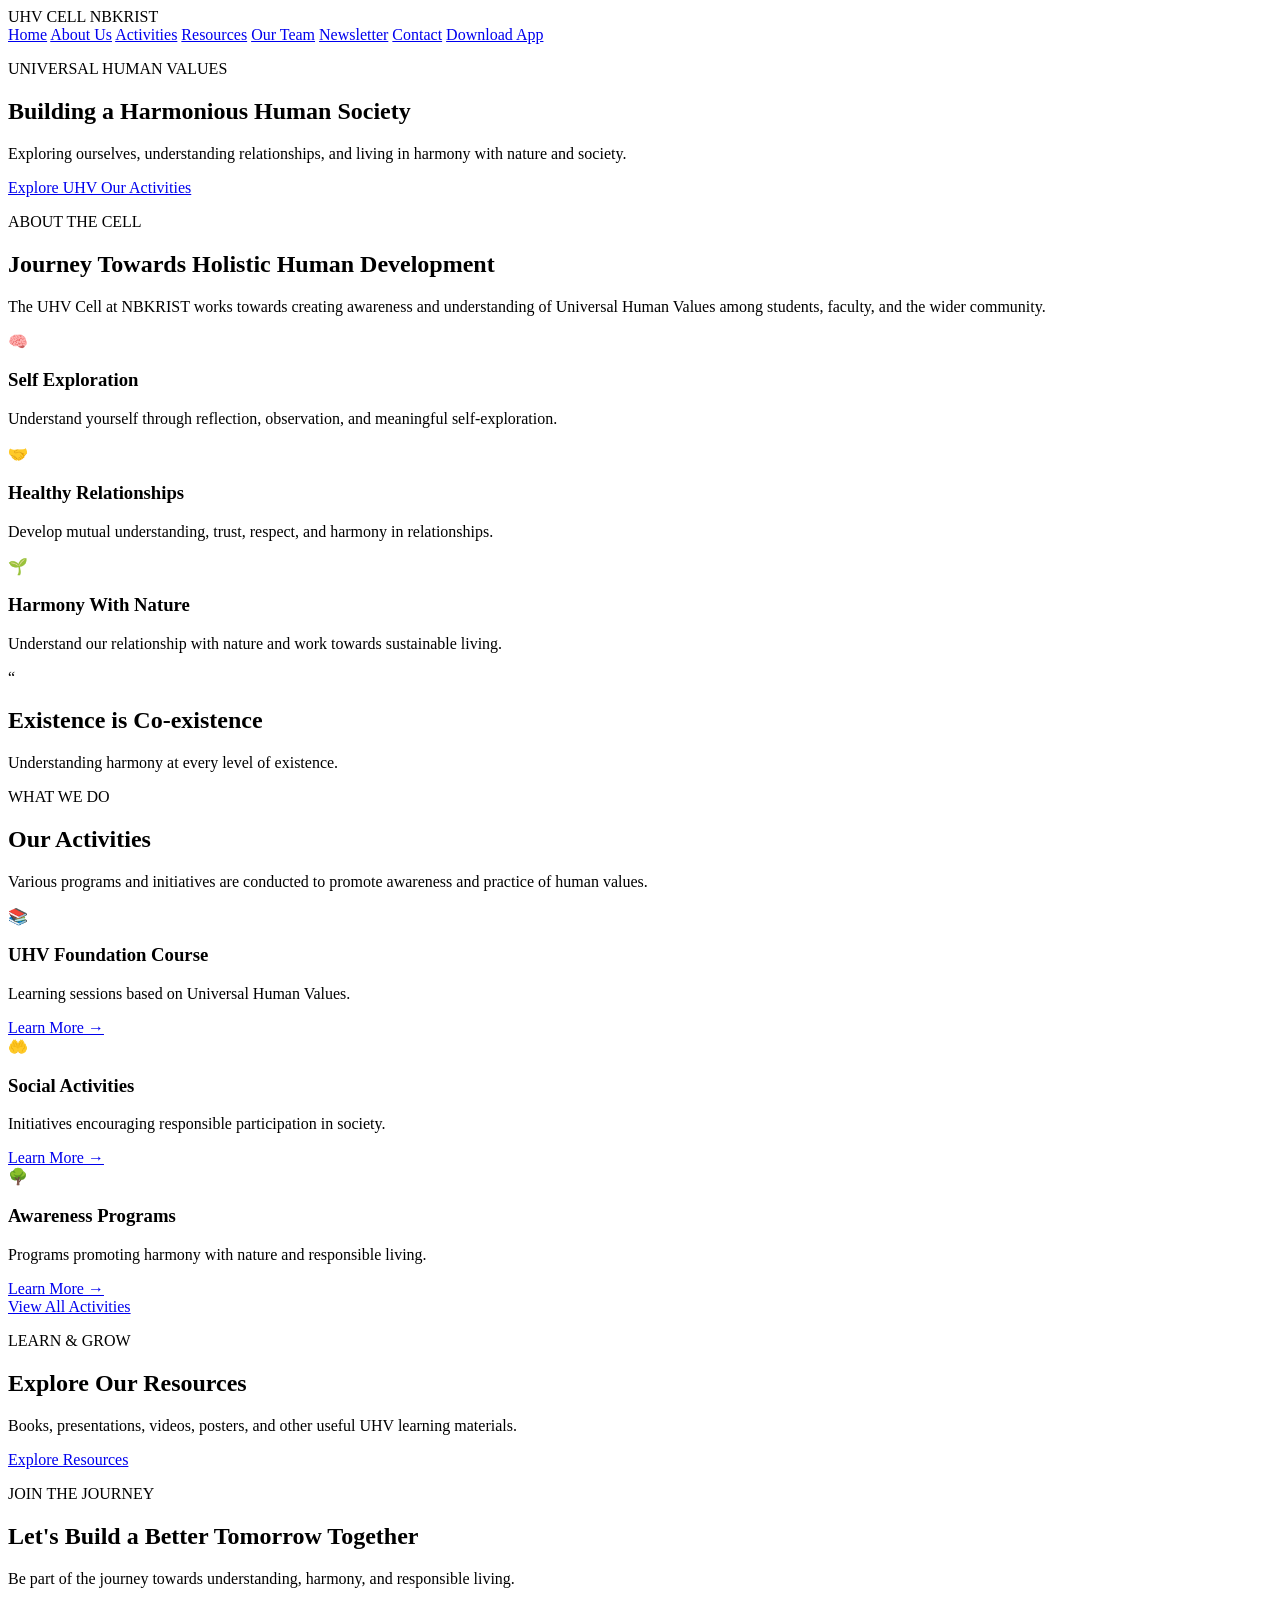
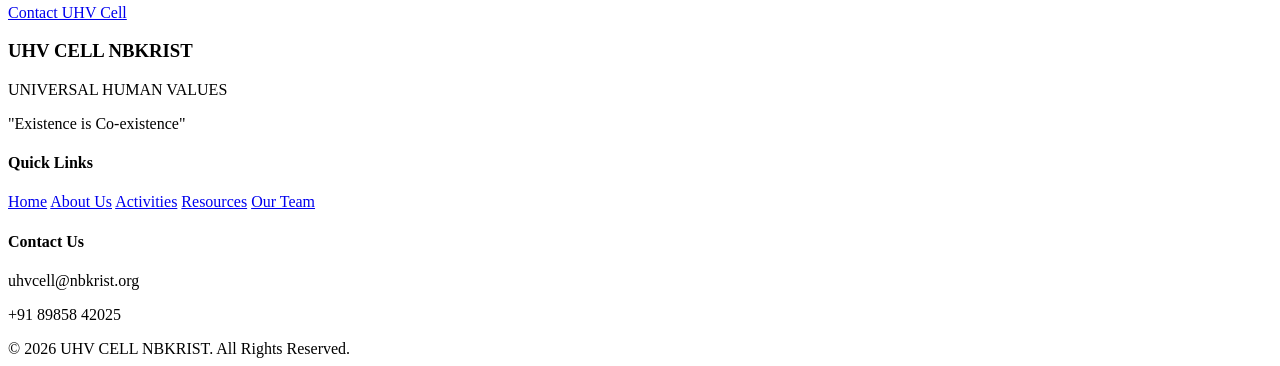
<file: index.html>
<!DOCTYPE html>
<html lang="en">
<head>
    <meta charset="UTF-8">
    <meta name="viewport" content="width=device-width, initial-scale=1.0">

    <title>UHV CELL | NBKRIST</title>

    <link rel="stylesheet" href="css/style.css">
</head>

<body>

<header class="navbar">

    <div class="logo">
        UHV CELL
        <span>NBKRIST</span>
    </div>

    <nav>
        <a href="index.html">Home</a>
        <a href="about.html">About Us</a>
        <a href="activities.html">Activities</a>
        <a href="resources.html">Resources</a>
        <a href="team.html">Our Team</a>
        <a href="newsletter.html">Newsletter</a>
        <a href="contact.html">Contact</a>
        <a href="app.html" class="download-btn">
            Download App
        </a>
    </nav>

</header>


<section class="hero">

    <div class="hero-content">

        <p class="small-title">
            UNIVERSAL HUMAN VALUES
        </p>

        <h1>
            Building a
            <span>Harmonious</span>
            Human Society
        </h1>

        <p>
            Exploring ourselves, understanding relationships,
            and living in harmony with nature and society.
        </p>

        <div class="buttons">

            <a href="about.html" class="btn">
                Explore UHV
            </a>

            <a href="activities.html"
               class="btn outline">
                Our Activities
            </a>

        </div>

    </div>

</section>


<section class="about">

    <p class="small-title">
        ABOUT THE CELL
    </p>

    <h2>
        Journey Towards
        <span>Holistic Human Development</span>
    </h2>

    <p class="description">

        The UHV Cell at NBKRIST works towards creating
        awareness and understanding of Universal Human Values
        among students, faculty, and the wider community.

    </p>


    <div class="cards">

        <div class="card">

            <div class="icon">
                🧠
            </div>

            <h3>
                Self Exploration
            </h3>

            <p>
                Understand yourself through reflection,
                observation, and meaningful self-exploration.
            </p>

        </div>


        <div class="card">

            <div class="icon">
                🤝
            </div>

            <h3>
                Healthy Relationships
            </h3>

            <p>
                Develop mutual understanding, trust,
                respect, and harmony in relationships.
            </p>

        </div>


        <div class="card">

            <div class="icon">
                🌱
            </div>

            <h3>
                Harmony With Nature
            </h3>

            <p>
                Understand our relationship with nature
                and work towards sustainable living.
            </p>

        </div>

    </div>

</section>


<section class="quote">

    <div class="quote-symbol">
        “
    </div>

    <h2>
        Existence is Co-existence
    </h2>

    <p>
        Understanding harmony at every level of existence.
    </p>

</section>


<section class="activities">

    <p class="small-title">
        WHAT WE DO
    </p>

    <h2>
        Our <span>Activities</span>
    </h2>

    <p class="description">

        Various programs and initiatives are conducted
        to promote awareness and practice of human values.

    </p>


    <div class="activity-cards">

        <div class="activity">

            <div class="activity-icon">
                📚
            </div>

            <h3>
                UHV Foundation Course
            </h3>

            <p>
                Learning sessions based on Universal
                Human Values.
            </p>

            <a href="activities.html">
                Learn More →
            </a>

        </div>


        <div class="activity">

            <div class="activity-icon">
                🤲
            </div>

            <h3>
                Social Activities
            </h3>

            <p>
                Initiatives encouraging responsible
                participation in society.
            </p>

            <a href="activities.html">
                Learn More →
            </a>

        </div>


        <div class="activity">

            <div class="activity-icon">
                🌳
            </div>

            <h3>
                Awareness Programs
            </h3>

            <p>
                Programs promoting harmony with nature
                and responsible living.
            </p>

            <a href="activities.html">
                Learn More →
            </a>

        </div>

    </div>


    <a href="activities.html"
       class="main-btn">

        View All Activities

    </a>

</section>


<section class="resources">

    <div>

        <p class="small-title">
            LEARN & GROW
        </p>

        <h2>
            Explore Our
            <span>Resources</span>
        </h2>

        <p>
            Books, presentations, videos, posters,
            and other useful UHV learning materials.
        </p>

    </div>

    <a href="resources.html"
       class="white-btn">

        Explore Resources

    </a>

</section>


<section class="cta">

    <p class="small-title">
        JOIN THE JOURNEY
    </p>

    <h2>
        Let's Build a Better Tomorrow Together
    </h2>

    <p>
        Be part of the journey towards understanding,
        harmony, and responsible living.
    </p>

    <a href="contact.html"
       class="white-btn">

        Contact UHV Cell

    </a>

</section>


<footer>

    <div class="footer-content">

        <div>

            <h3>
                UHV CELL NBKRIST
            </h3>

            <p>
                UNIVERSAL HUMAN VALUES
            </p>

            <p>
                "Existence is Co-existence"
            </p>

        </div>


        <div>

            <h4>
                Quick Links
            </h4>

            <a href="index.html">Home</a>
            <a href="about.html">About Us</a>
            <a href="activities.html">Activities</a>
            <a href="resources.html">Resources</a>
            <a href="team.html">Our Team</a>

        </div>


        <div>

            <h4>
                Contact Us
            </h4>

            <p>
                uhvcell@nbkrist.org
            </p>

            <p>
                +91 89858 42025
            </p>

        </div>

    </div>


    <div class="copyright">

        © <span id="year"></span>
        UHV CELL NBKRIST.
        All Rights Reserved.

    </div>

</footer>


<script src="js/script.js"></script>

</body>
</html>
</file>
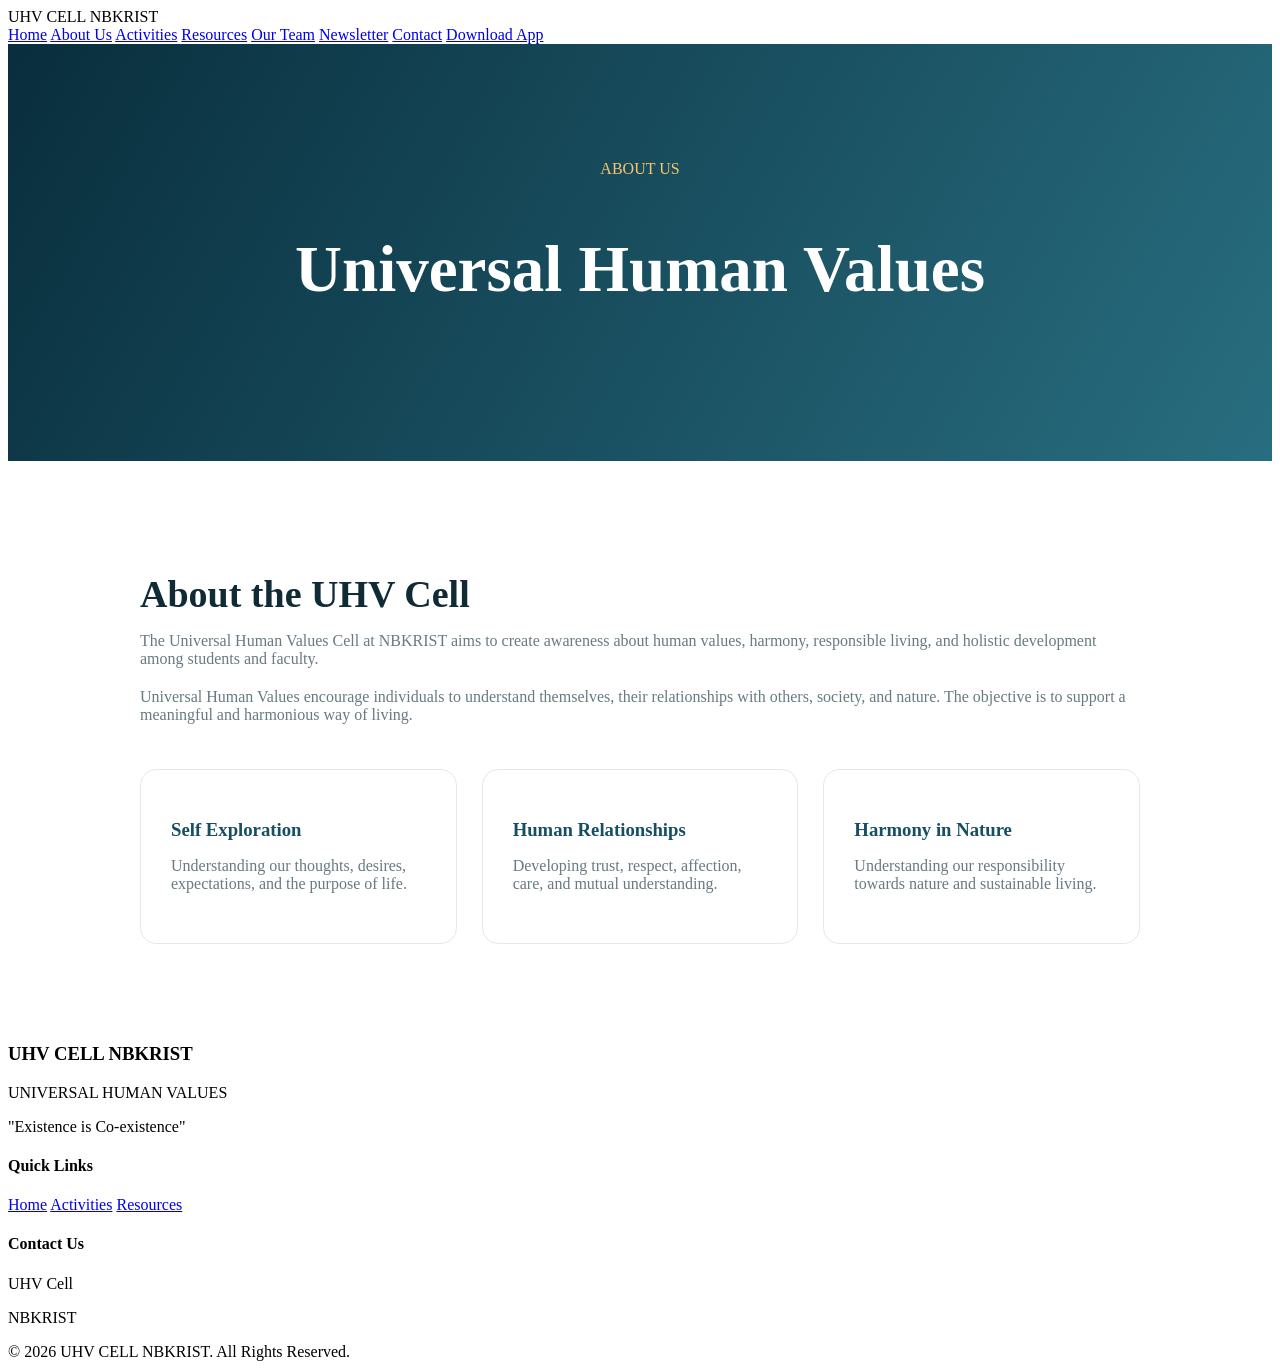
<file: about.html>
<!DOCTYPE html>
<html lang="en">
<head>
    <meta charset="UTF-8">
    <meta name="viewport" content="width=device-width, initial-scale=1.0">
    <title>About Us | UHV CELL NBKRIST</title>
    <link rel="stylesheet" href="css/style.css">

    <style>
        .page-header {
            padding: 100px 7%;
            text-align: center;
            color: white;
            background: linear-gradient(120deg, #092e3d, #286e80);
        }

        .page-header h1 {
            font-family: Georgia, serif;
            font-size: clamp(42px, 6vw, 65px);
        }

        .content-section {
            max-width: 1000px;
            margin: auto;
            padding: 80px 20px;
        }

        .content-section h2 {
            font-family: Georgia, serif;
            color: #102a36;
            font-size: 38px;
            margin-bottom: 15px;
        }

        .content-section p {
            margin-bottom: 20px;
            color: #687a82;
        }

        .info-grid {
            display: grid;
            grid-template-columns: repeat(3, 1fr);
            gap: 25px;
            margin-top: 45px;
        }

        .info-box {
            padding: 30px;
            border: 1px solid #e1eaed;
            border-radius: 16px;
            background: #fff;
        }

        .info-box h3 {
            color: #164e63;
            margin-bottom: 10px;
        }

        @media(max-width:700px) {
            .info-grid {
                grid-template-columns: 1fr;
            }
        }
    </style>
</head>

<body>

<header class="navbar">
    <div class="logo">
        UHV CELL
        <span>NBKRIST</span>
    </div>

    <nav>
        <a href="index.html">Home</a>
        <a href="about.html">About Us</a>
        <a href="activities.html">Activities</a>
        <a href="resources.html">Resources</a>
        <a href="team.html">Our Team</a>
        <a href="newsletter.html">Newsletter</a>
        <a href="contact.html">Contact</a>
        <a href="app.html" class="download-btn">Download App</a>
    </nav>
</header>

<section class="page-header">
    <p class="small-title" style="color:#f7c66d;">ABOUT US</p>
    <h1>Universal Human Values</h1>
</section>

<section class="content-section">

    <h2>About the UHV Cell</h2>

    <p>
        The Universal Human Values Cell at NBKRIST aims to create
        awareness about human values, harmony, responsible living,
        and holistic development among students and faculty.
    </p>

    <p>
        Universal Human Values encourage individuals to understand
        themselves, their relationships with others, society, and
        nature. The objective is to support a meaningful and
        harmonious way of living.
    </p>

    <div class="info-grid">

        <div class="info-box">
            <h3>Self Exploration</h3>
            <p>
                Understanding our thoughts, desires, expectations,
                and the purpose of life.
            </p>
        </div>

        <div class="info-box">
            <h3>Human Relationships</h3>
            <p>
                Developing trust, respect, affection, care,
                and mutual understanding.
            </p>
        </div>

        <div class="info-box">
            <h3>Harmony in Nature</h3>
            <p>
                Understanding our responsibility towards nature
                and sustainable living.
            </p>
        </div>

    </div>

</section>

<footer>

    <div class="footer-content">

        <div>
            <h3>UHV CELL NBKRIST</h3>
            <p>UNIVERSAL HUMAN VALUES</p>
            <p>"Existence is Co-existence"</p>
        </div>

        <div>
            <h4>Quick Links</h4>
            <a href="index.html">Home</a>
            <a href="activities.html">Activities</a>
            <a href="resources.html">Resources</a>
        </div>

        <div>
            <h4>Contact Us</h4>
            <p>UHV Cell</p>
            <p>NBKRIST</p>
        </div>

    </div>

    <div class="copyright">
        © <span id="year"></span> UHV CELL NBKRIST. All Rights Reserved.
    </div>

</footer>

<script src="js/script.js"></script>

</body>
</html>
</file>
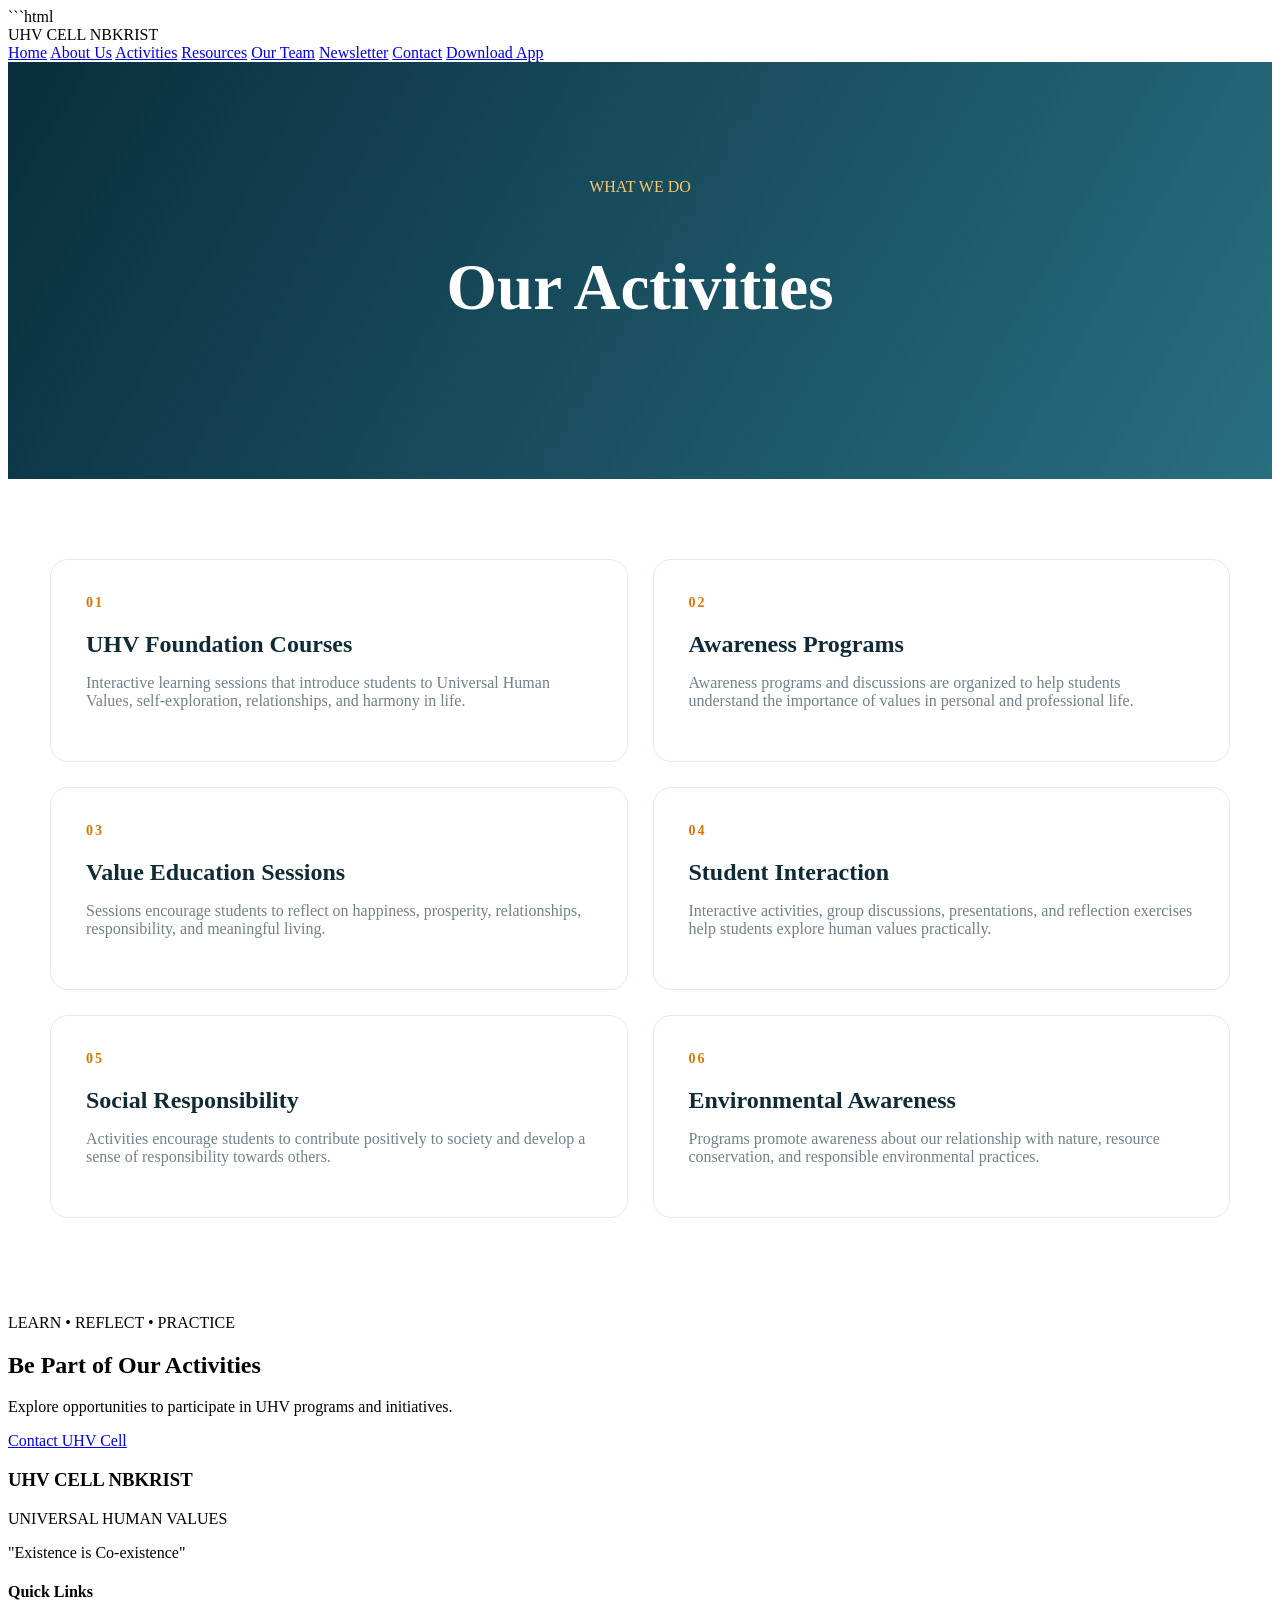
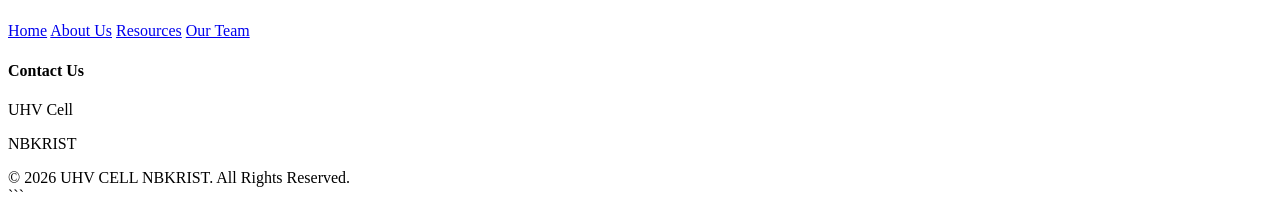
<file: activities.html>
```html
<!DOCTYPE html>
<html lang="en">
<head>
    <meta charset="UTF-8">
    <meta name="viewport" content="width=device-width, initial-scale=1.0">
    <title>Activities | UHV CELL NBKRIST</title>

    <link rel="stylesheet" href="css/style.css">

    <style>
        .page-header {
            padding: 100px 7%;
            text-align: center;
            color: white;
            background: linear-gradient(120deg, #092e3d, #286e80);
        }

        .page-header h1 {
            font-family: Georgia, serif;
            font-size: clamp(42px, 6vw, 65px);
        }

        .activity-page {
            max-width: 1180px;
            margin: auto;
            padding: 80px 20px;
        }

        .activity-list {
            display: grid;
            grid-template-columns: repeat(2, 1fr);
            gap: 25px;
        }

        .activity-item {
            padding: 35px;
            border: 1px solid #e1eaed;
            border-radius: 18px;
            background: white;
            transition: .3s;
        }

        .activity-item:hover {
            transform: translateY(-6px);
            box-shadow: 0 18px 40px rgba(16,42,54,.10);
        }

        .activity-number {
            font-size: 14px;
            font-weight: 800;
            color: #d97706;
            letter-spacing: 2px;
            margin-bottom: 12px;
        }

        .activity-item h2 {
            font-family: Georgia, serif;
            color: #102a36;
            margin-bottom: 12px;
        }

        .activity-item p {
            color: #718189;
        }

        @media(max-width:700px) {
            .activity-list {
                grid-template-columns: 1fr;
            }
        }
    </style>
</head>

<body>

<header class="navbar">

    <div class="logo">
        UHV CELL
        <span>NBKRIST</span>
    </div>

    <nav>
        <a href="index.html">Home</a>
        <a href="about.html">About Us</a>
        <a href="activities.html">Activities</a>
        <a href="resources.html">Resources</a>
        <a href="team.html">Our Team</a>
        <a href="newsletter.html">Newsletter</a>
        <a href="contact.html">Contact</a>
        <a href="app.html" class="download-btn">Download App</a>
    </nav>

</header>


<section class="page-header">

    <p class="small-title" style="color:#f7c66d;">
        WHAT WE DO
    </p>

    <h1>Our Activities</h1>

</section>


<section class="activity-page">

    <div class="activity-list">

        <div class="activity-item">

            <div class="activity-number">
                01
            </div>

            <h2>
                UHV Foundation Courses
            </h2>

            <p>
                Interactive learning sessions that introduce
                students to Universal Human Values, self-exploration,
                relationships, and harmony in life.
            </p>

        </div>


        <div class="activity-item">

            <div class="activity-number">
                02
            </div>

            <h2>
                Awareness Programs
            </h2>

            <p>
                Awareness programs and discussions are organized
                to help students understand the importance of
                values in personal and professional life.
            </p>

        </div>


        <div class="activity-item">

            <div class="activity-number">
                03
            </div>

            <h2>
                Value Education Sessions
            </h2>

            <p>
                Sessions encourage students to reflect on
                happiness, prosperity, relationships,
                responsibility, and meaningful living.
            </p>

        </div>


        <div class="activity-item">

            <div class="activity-number">
                04
            </div>

            <h2>
                Student Interaction
            </h2>

            <p>
                Interactive activities, group discussions,
                presentations, and reflection exercises help
                students explore human values practically.
            </p>

        </div>


        <div class="activity-item">

            <div class="activity-number">
                05
            </div>

            <h2>
                Social Responsibility
            </h2>

            <p>
                Activities encourage students to contribute
                positively to society and develop a sense of
                responsibility towards others.
            </p>

        </div>


        <div class="activity-item">

            <div class="activity-number">
                06
            </div>

            <h2>
                Environmental Awareness
            </h2>

            <p>
                Programs promote awareness about our relationship
                with nature, resource conservation, and
                responsible environmental practices.
            </p>

        </div>

    </div>

</section>


<section class="cta">

    <p class="small-title">
        LEARN • REFLECT • PRACTICE
    </p>

    <h2>
        Be Part of Our Activities
    </h2>

    <p>
        Explore opportunities to participate in UHV
        programs and initiatives.
    </p>

    <a href="contact.html" class="white-btn">
        Contact UHV Cell
    </a>

</section>


<footer>

    <div class="footer-content">

        <div>
            <h3>UHV CELL NBKRIST</h3>
            <p>UNIVERSAL HUMAN VALUES</p>
            <p>"Existence is Co-existence"</p>
        </div>

        <div>
            <h4>Quick Links</h4>
            <a href="index.html">Home</a>
            <a href="about.html">About Us</a>
            <a href="resources.html">Resources</a>
            <a href="team.html">Our Team</a>
        </div>

        <div>
            <h4>Contact Us</h4>
            <p>UHV Cell</p>
            <p>NBKRIST</p>
        </div>

    </div>

    <div class="copyright">
        © <span id="year"></span>
        UHV CELL NBKRIST.
        All Rights Reserved.
    </div>

</footer>


<script src="js/script.js"></script>

</body>
</html>
```
</file>
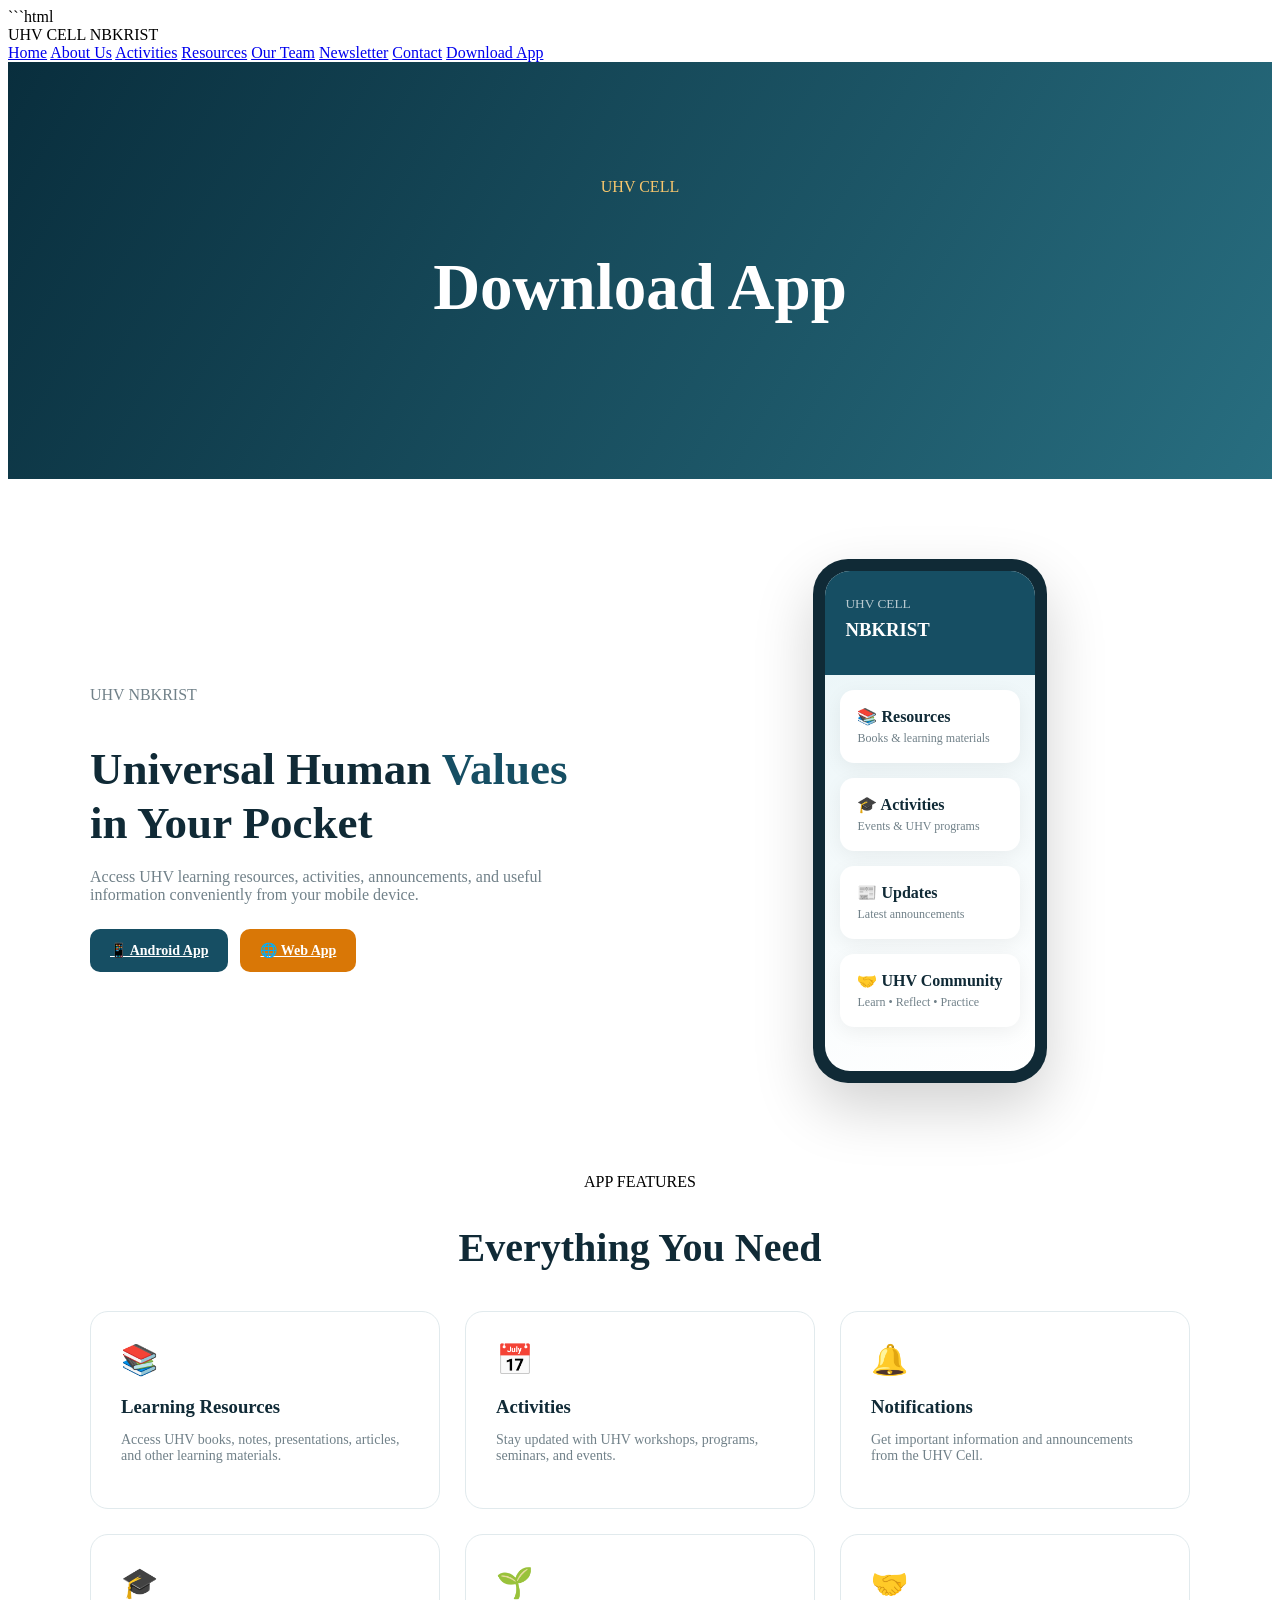
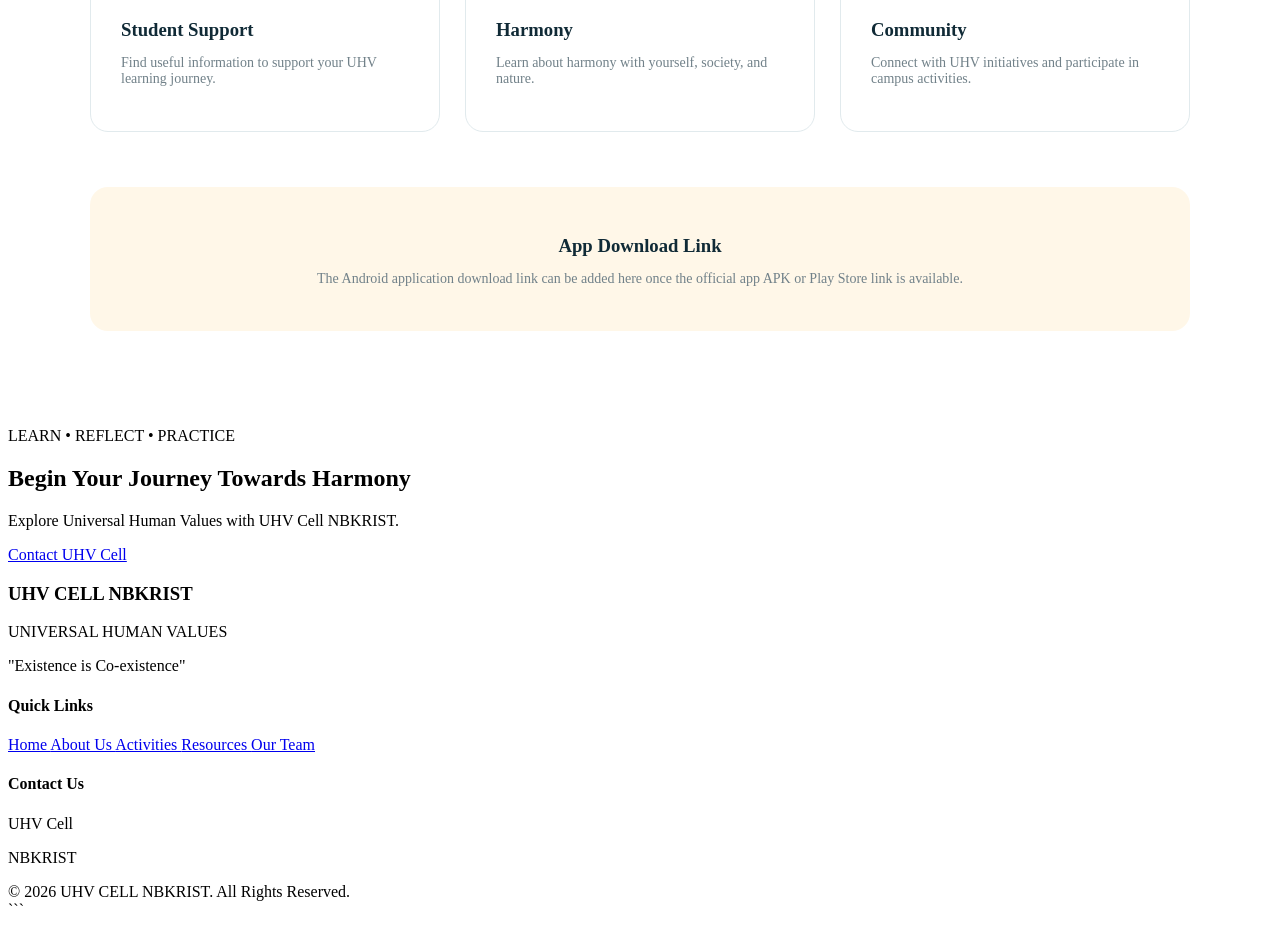
<file: app.html>
```html
<!DOCTYPE html>
<html lang="en">
<head>
    <meta charset="UTF-8">
    <meta name="viewport" content="width=device-width, initial-scale=1.0">

    <title>Download App | UHV CELL NBKRIST</title>

    <link rel="stylesheet" href="css/style.css">

    <style>

        .page-header {
            padding: 100px 7%;
            text-align: center;
            color: white;
            background: linear-gradient(120deg, #092e3d, #286e80);
        }

        .page-header h1 {
            font-family: Georgia, serif;
            font-size: clamp(42px, 6vw, 65px);
        }

        .app-page {
            max-width: 1100px;
            margin: auto;
            padding: 80px 20px;
        }

        .app-hero {
            display: grid;
            grid-template-columns: 1fr 1fr;
            gap: 60px;
            align-items: center;
        }

        .app-content h2 {
            font-family: Georgia, serif;
            color: #102a36;
            font-size: 45px;
            line-height: 1.2;
            margin-bottom: 18px;
        }

        .app-content h2 span {
            color: #164e63;
        }

        .app-content > p {
            color: #718189;
            margin-bottom: 25px;
        }

        .app-buttons {
            display: flex;
            gap: 12px;
            flex-wrap: wrap;
        }

        .app-button {
            display: inline-flex;
            align-items: center;
            gap: 10px;
            padding: 13px 20px;
            border-radius: 10px;
            background: #164e63;
            color: white;
            font-weight: 700;
            font-size: 14px;
            transition: .3s;
        }

        .app-button:hover {
            background: #0d3544;
            transform: translateY(-3px);
        }

        .app-button.secondary {
            background: #d97706;
        }

        .app-button.secondary:hover {
            background: #b85e03;
        }

        .phone {
            max-width: 270px;
            height: 500px;
            margin: auto;
            padding: 12px;
            border-radius: 35px;
            background: #102a36;
            box-shadow: 0 25px 60px rgba(0,0,0,.18);
        }

        .phone-screen {
            height: 100%;
            overflow: hidden;
            border-radius: 25px;
            background: linear-gradient(160deg, #e8f4f7, white);
        }

        .phone-top {
            padding: 25px 20px 15px;
            background: #164e63;
            color: white;
        }

        .phone-top small {
            opacity: .7;
        }

        .phone-top h3 {
            margin-top: 7px;
        }

        .phone-card {
            margin: 15px;
            padding: 17px;
            border-radius: 14px;
            background: white;
            box-shadow: 0 5px 20px rgba(0,0,0,.06);
        }

        .phone-card strong {
            display: block;
            color: #102a36;
            margin-bottom: 5px;
        }

        .phone-card span {
            color: #718189;
            font-size: 12px;
        }

        .features {
            margin-top: 90px;
            text-align: center;
        }

        .features h2 {
            font-family: Georgia, serif;
            color: #102a36;
            font-size: 40px;
            margin-bottom: 40px;
        }

        .feature-grid {
            display: grid;
            grid-template-columns: repeat(3, 1fr);
            gap: 25px;
        }

        .feature-card {
            padding: 30px;
            border: 1px solid #e1eaed;
            border-radius: 18px;
            text-align: left;
        }

        .feature-icon {
            font-size: 30px;
            margin-bottom: 15px;
        }

        .feature-card h3 {
            color: #102a36;
            margin-bottom: 8px;
        }

        .feature-card p {
            color: #718189;
            font-size: 14px;
        }

        .app-note {
            margin-top: 55px;
            padding: 30px;
            border-radius: 18px;
            background: #fff7e8;
            text-align: center;
        }

        .app-note h3 {
            color: #102a36;
            margin-bottom: 8px;
        }

        .app-note p {
            color: #718189;
            font-size: 14px;
        }

        @media(max-width:800px) {

            .app-hero {
                grid-template-columns: 1fr;
            }

            .app-content {
                text-align: center;
            }

            .app-buttons {
                justify-content: center;
            }

            .feature-grid {
                grid-template-columns: repeat(2, 1fr);
            }

        }

        @media(max-width:600px) {

            .feature-grid {
                grid-template-columns: 1fr;
            }

            .app-content h2 {
                font-size: 36px;
            }

        }

    </style>

</head>


<body>


<header class="navbar">

    <div class="logo">
        UHV CELL
        <span>NBKRIST</span>
    </div>


    <nav>

        <a href="index.html">Home</a>

        <a href="about.html">About Us</a>

        <a href="activities.html">Activities</a>

        <a href="resources.html">Resources</a>

        <a href="team.html">Our Team</a>

        <a href="newsletter.html">Newsletter</a>

        <a href="contact.html">Contact</a>

        <a href="app.html" class="download-btn">
            Download App
        </a>

    </nav>

</header>



<section class="page-header">

    <p class="small-title" style="color:#f7c66d;">
        UHV CELL
    </p>

    <h1>
        Download App
    </h1>

</section>



<section class="app-page">


    <div class="app-hero">


        <div class="app-content">

            <p class="small-title">
                UHV NBKRIST
            </p>

            <h2>
                Universal Human
                <span>Values</span>
                in Your Pocket
            </h2>

            <p>
                Access UHV learning resources, activities,
                announcements, and useful information
                conveniently from your mobile device.
            </p>


            <div class="app-buttons">

                <a href="#" class="app-button">
                    📱 Android App
                </a>

                <a href="#" class="app-button secondary">
                    🌐 Web App
                </a>

            </div>

        </div>



        <div class="phone">

            <div class="phone-screen">

                <div class="phone-top">

                    <small>
                        UHV CELL
                    </small>

                    <h3>
                        NBKRIST
                    </h3>

                </div>


                <div class="phone-card">

                    <strong>
                        📚 Resources
                    </strong>

                    <span>
                        Books & learning materials
                    </span>

                </div>


                <div class="phone-card">

                    <strong>
                        🎓 Activities
                    </strong>

                    <span>
                        Events & UHV programs
                    </span>

                </div>


                <div class="phone-card">

                    <strong>
                        📰 Updates
                    </strong>

                    <span>
                        Latest announcements
                    </span>

                </div>


                <div class="phone-card">

                    <strong>
                        🤝 UHV Community
                    </strong>

                    <span>
                        Learn • Reflect • Practice
                    </span>

                </div>

            </div>

        </div>


    </div>



    <div class="features">

        <p class="small-title">
            APP FEATURES
        </p>

        <h2>
            Everything You Need
        </h2>


        <div class="feature-grid">


            <div class="feature-card">

                <div class="feature-icon">
                    📚
                </div>

                <h3>
                    Learning Resources
                </h3>

                <p>
                    Access UHV books, notes, presentations,
                    articles, and other learning materials.
                </p>

            </div>



            <div class="feature-card">

                <div class="feature-icon">
                    📅
                </div>

                <h3>
                    Activities
                </h3>

                <p>
                    Stay updated with UHV workshops,
                    programs, seminars, and events.
                </p>

            </div>



            <div class="feature-card">

                <div class="feature-icon">
                    🔔
                </div>

                <h3>
                    Notifications
                </h3>

                <p>
                    Get important information and
                    announcements from the UHV Cell.
                </p>

            </div>



            <div class="feature-card">

                <div class="feature-icon">
                    🎓
                </div>

                <h3>
                    Student Support
                </h3>

                <p>
                    Find useful information to support
                    your UHV learning journey.
                </p>

            </div>



            <div class="feature-card">

                <div class="feature-icon">
                    🌱
                </div>

                <h3>
                    Harmony
                </h3>

                <p>
                    Learn about harmony with yourself,
                    society, and nature.
                </p>

            </div>



            <div class="feature-card">

                <div class="feature-icon">
                    🤝
                </div>

                <h3>
                    Community
                </h3>

                <p>
                    Connect with UHV initiatives and
                    participate in campus activities.
                </p>

            </div>


        </div>

    </div>



    <div class="app-note">

        <h3>
            App Download Link
        </h3>

        <p>
            The Android application download link can be
            added here once the official app APK or
            Play Store link is available.
        </p>

    </div>


</section>



<section class="cta">

    <p class="small-title">
        LEARN • REFLECT • PRACTICE
    </p>

    <h2>
        Begin Your Journey Towards Harmony
    </h2>

    <p>
        Explore Universal Human Values with UHV Cell NBKRIST.
    </p>

    <a href="contact.html" class="white-btn">
        Contact UHV Cell
    </a>

</section>



<footer>


    <div class="footer-content">


        <div>

            <h3>
                UHV CELL NBKRIST
            </h3>

            <p>
                UNIVERSAL HUMAN VALUES
            </p>

            <p>
                "Existence is Co-existence"
            </p>

        </div>


        <div>

            <h4>
                Quick Links
            </h4>

            <a href="index.html">
                Home
            </a>

            <a href="about.html">
                About Us
            </a>

            <a href="activities.html">
                Activities
            </a>

            <a href="resources.html">
                Resources
            </a>

            <a href="team.html">
                Our Team
            </a>

        </div>


        <div>

            <h4>
                Contact Us
            </h4>

            <p>
                UHV Cell
            </p>

            <p>
                NBKRIST
            </p>

        </div>


    </div>



    <div class="copyright">

        © <span id="year"></span>
        UHV CELL NBKRIST.
        All Rights Reserved.

    </div>


</footer>



<script src="js/script.js"></script>

</body>
</html>
```
</file>
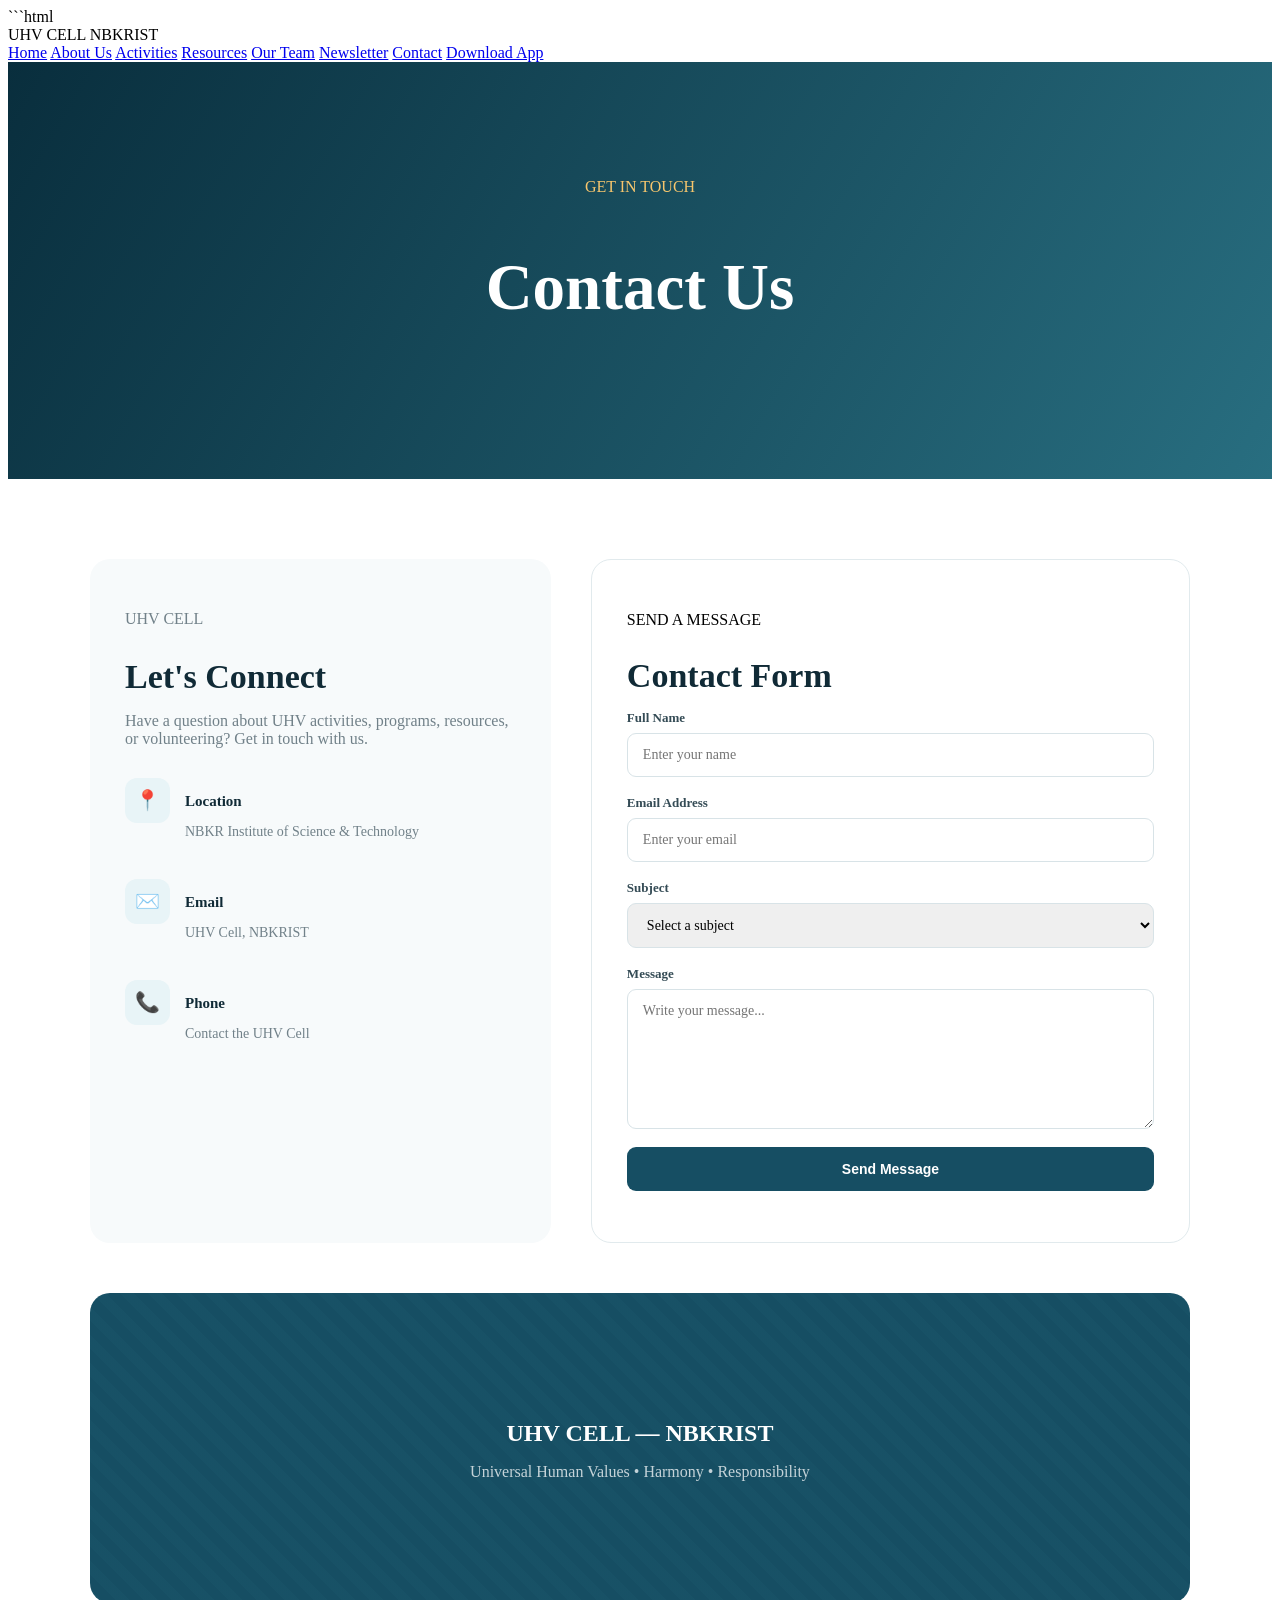
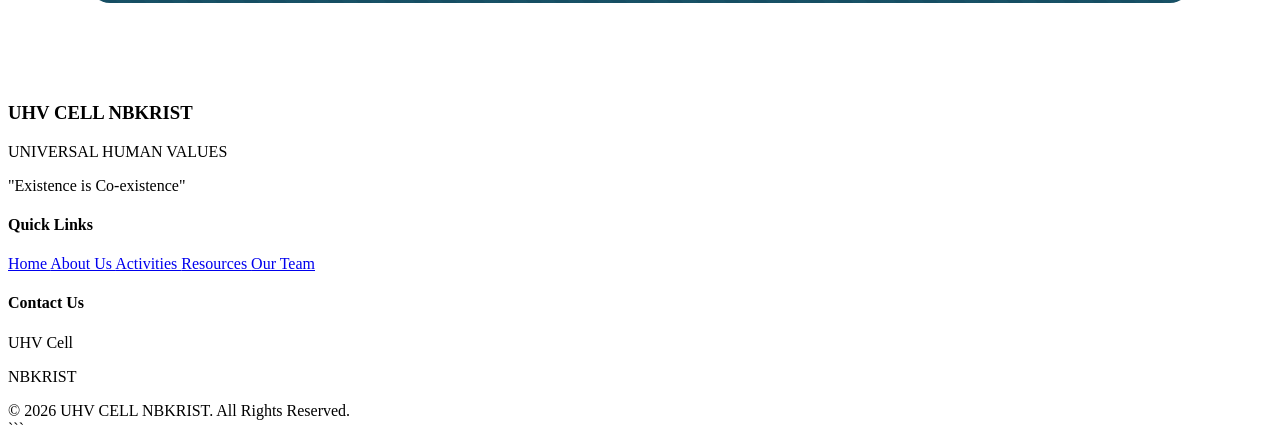
<file: contact.html>
```html
<!DOCTYPE html>
<html lang="en">
<head>
    <meta charset="UTF-8">
    <meta name="viewport" content="width=device-width, initial-scale=1.0">

    <title>Contact | UHV CELL NBKRIST</title>

    <link rel="stylesheet" href="css/style.css">

    <style>

        .page-header {
            padding: 100px 7%;
            text-align: center;
            color: white;
            background: linear-gradient(120deg, #092e3d, #286e80);
        }

        .page-header h1 {
            font-family: Georgia, serif;
            font-size: clamp(42px, 6vw, 65px);
        }

        .contact-page {
            max-width: 1100px;
            margin: auto;
            padding: 80px 20px;
        }

        .contact-grid {
            display: grid;
            grid-template-columns: 1fr 1.3fr;
            gap: 40px;
        }

        .contact-info {
            padding: 35px;
            border-radius: 20px;
            background: #f7fafb;
        }

        .contact-info h2,
        .contact-form h2 {
            font-family: Georgia, serif;
            color: #102a36;
            font-size: 34px;
            margin-bottom: 15px;
        }

        .contact-info > p {
            color: #718189;
            margin-bottom: 30px;
        }

        .contact-item {
            display: flex;
            gap: 15px;
            margin-bottom: 25px;
        }

        .contact-icon {
            width: 45px;
            height: 45px;
            flex-shrink: 0;
            display: grid;
            place-items: center;
            border-radius: 12px;
            background: #e8f4f7;
            font-size: 20px;
        }

        .contact-item h3 {
            color: #102a36;
            font-size: 15px;
            margin-bottom: 3px;
        }

        .contact-item p {
            color: #718189;
            font-size: 14px;
        }

        .contact-form {
            padding: 35px;
            border: 1px solid #e1eaed;
            border-radius: 20px;
            background: white;
        }

        .form-group {
            margin-bottom: 18px;
        }

        .form-group label {
            display: block;
            color: #344b55;
            font-size: 13px;
            font-weight: 700;
            margin-bottom: 7px;
        }

        .form-group input,
        .form-group textarea,
        .form-group select {
            width: 100%;
            padding: 13px 15px;
            border: 1px solid #d8e3e7;
            border-radius: 9px;
            outline: none;
            font-family: inherit;
            font-size: 14px;
        }

        .form-group textarea {
            min-height: 140px;
            resize: vertical;
        }

        .form-group input:focus,
        .form-group textarea:focus,
        .form-group select:focus {
            border-color: #164e63;
        }

        .submit-btn {
            width: 100%;
            border: none;
            padding: 14px;
            border-radius: 9px;
            background: #164e63;
            color: white;
            font-size: 14px;
            font-weight: 700;
            cursor: pointer;
            transition: .3s;
        }

        .submit-btn:hover {
            background: #0d3544;
            transform: translateY(-2px);
        }

        .form-message {
            display: none;
            margin-top: 15px;
            padding: 12px;
            border-radius: 8px;
            background: #e8f4f7;
            color: #164e63;
            font-size: 13px;
            text-align: center;
        }

        .map-box {
            margin-top: 50px;
            min-height: 250px;
            border-radius: 20px;
            background:
                linear-gradient(
                    rgba(22,78,99,.9),
                    rgba(22,78,99,.9)
                ),
                repeating-linear-gradient(
                    45deg,
                    #286e80 0,
                    #286e80 10px,
                    #164e63 10px,
                    #164e63 20px
                );
            display: flex;
            align-items: center;
            justify-content: center;
            text-align: center;
            color: white;
            padding: 30px;
        }

        .map-box h2 {
            font-family: Georgia, serif;
            margin-bottom: 8px;
        }

        .map-box p {
            color: rgba(255,255,255,.75);
        }

        @media(max-width:800px) {

            .contact-grid {
                grid-template-columns: 1fr;
            }

        }

    </style>

</head>


<body>


<header class="navbar">

    <div class="logo">
        UHV CELL
        <span>NBKRIST</span>
    </div>


    <nav>

        <a href="index.html">Home</a>

        <a href="about.html">About Us</a>

        <a href="activities.html">Activities</a>

        <a href="resources.html">Resources</a>

        <a href="team.html">Our Team</a>

        <a href="newsletter.html">Newsletter</a>

        <a href="contact.html">Contact</a>

        <a href="app.html" class="download-btn">
            Download App
        </a>

    </nav>

</header>



<section class="page-header">

    <p class="small-title" style="color:#f7c66d;">
        GET IN TOUCH
    </p>

    <h1>
        Contact Us
    </h1>

</section>



<section class="contact-page">


    <div class="contact-grid">


        <div class="contact-info">

            <p class="small-title">
                UHV CELL
            </p>

            <h2>
                Let's Connect
            </h2>

            <p>
                Have a question about UHV activities,
                programs, resources, or volunteering?
                Get in touch with us.
            </p>


            <div class="contact-item">

                <div class="contact-icon">
                    📍
                </div>

                <div>

                    <h3>
                        Location
                    </h3>

                    <p>
                        NBKR Institute of Science & Technology
                    </p>

                </div>

            </div>


            <div class="contact-item">

                <div class="contact-icon">
                    ✉️
                </div>

                <div>

                    <h3>
                        Email
                    </h3>

                    <p>
                        UHV Cell, NBKRIST
                    </p>

                </div>

            </div>


            <div class="contact-item">

                <div class="contact-icon">
                    📞
                </div>

                <div>

                    <h3>
                        Phone
                    </h3>

                    <p>
                        Contact the UHV Cell
                    </p>

                </div>

            </div>


        </div>



        <div class="contact-form">

            <p class="small-title">
                SEND A MESSAGE
            </p>

            <h2>
                Contact Form
            </h2>


            <form id="contactForm">


                <div class="form-group">

                    <label for="name">
                        Full Name
                    </label>

                    <input
                        type="text"
                        id="name"
                        placeholder="Enter your name"
                        required
                    >

                </div>


                <div class="form-group">

                    <label for="email">
                        Email Address
                    </label>

                    <input
                        type="email"
                        id="email"
                        placeholder="Enter your email"
                        required
                    >

                </div>


                <div class="form-group">

                    <label for="subject">
                        Subject
                    </label>

                    <select id="subject" required>

                        <option value="">
                            Select a subject
                        </option>

                        <option value="uhv">
                            UHV Program
                        </option>

                        <option value="activity">
                            Activities
                        </option>

                        <option value="resources">
                            Resources
                        </option>

                        <option value="volunteer">
                            Volunteering
                        </option>

                        <option value="other">
                            Other
                        </option>

                    </select>

                </div>


                <div class="form-group">

                    <label for="message">
                        Message
                    </label>

                    <textarea
                        id="message"
                        placeholder="Write your message..."
                        required
                    ></textarea>

                </div>


                <button
                    type="submit"
                    class="submit-btn">

                    Send Message

                </button>


                <div
                    class="form-message"
                    id="formMessage">

                    Thank you! Your message has been submitted.

                </div>


            </form>

        </div>


    </div>



    <div class="map-box">

        <div>

            <h2>
                UHV CELL — NBKRIST
            </h2>

            <p>
                Universal Human Values • Harmony • Responsibility
            </p>

        </div>

    </div>


</section>



<footer>


    <div class="footer-content">


        <div>

            <h3>
                UHV CELL NBKRIST
            </h3>

            <p>
                UNIVERSAL HUMAN VALUES
            </p>

            <p>
                "Existence is Co-existence"
            </p>

        </div>


        <div>

            <h4>
                Quick Links
            </h4>

            <a href="index.html">
                Home
            </a>

            <a href="about.html">
                About Us
            </a>

            <a href="activities.html">
                Activities
            </a>

            <a href="resources.html">
                Resources
            </a>

            <a href="team.html">
                Our Team
            </a>

        </div>


        <div>

            <h4>
                Contact Us
            </h4>

            <p>
                UHV Cell
            </p>

            <p>
                NBKRIST
            </p>

        </div>


    </div>



    <div class="copyright">

        © <span id="year"></span>
        UHV CELL NBKRIST.
        All Rights Reserved.

    </div>


</footer>



<script src="js/script.js"></script>


<script>

    const contactForm =
        document.getElementById("contactForm");

    const formMessage =
        document.getElementById("formMessage");


    if (contactForm) {

        contactForm.addEventListener(
            "submit",
            function(event) {

                event.preventDefault();

                formMessage.style.display = "block";

                contactForm.reset();

            }
        );

    }

</script>


</body>
</html>
```
</file>
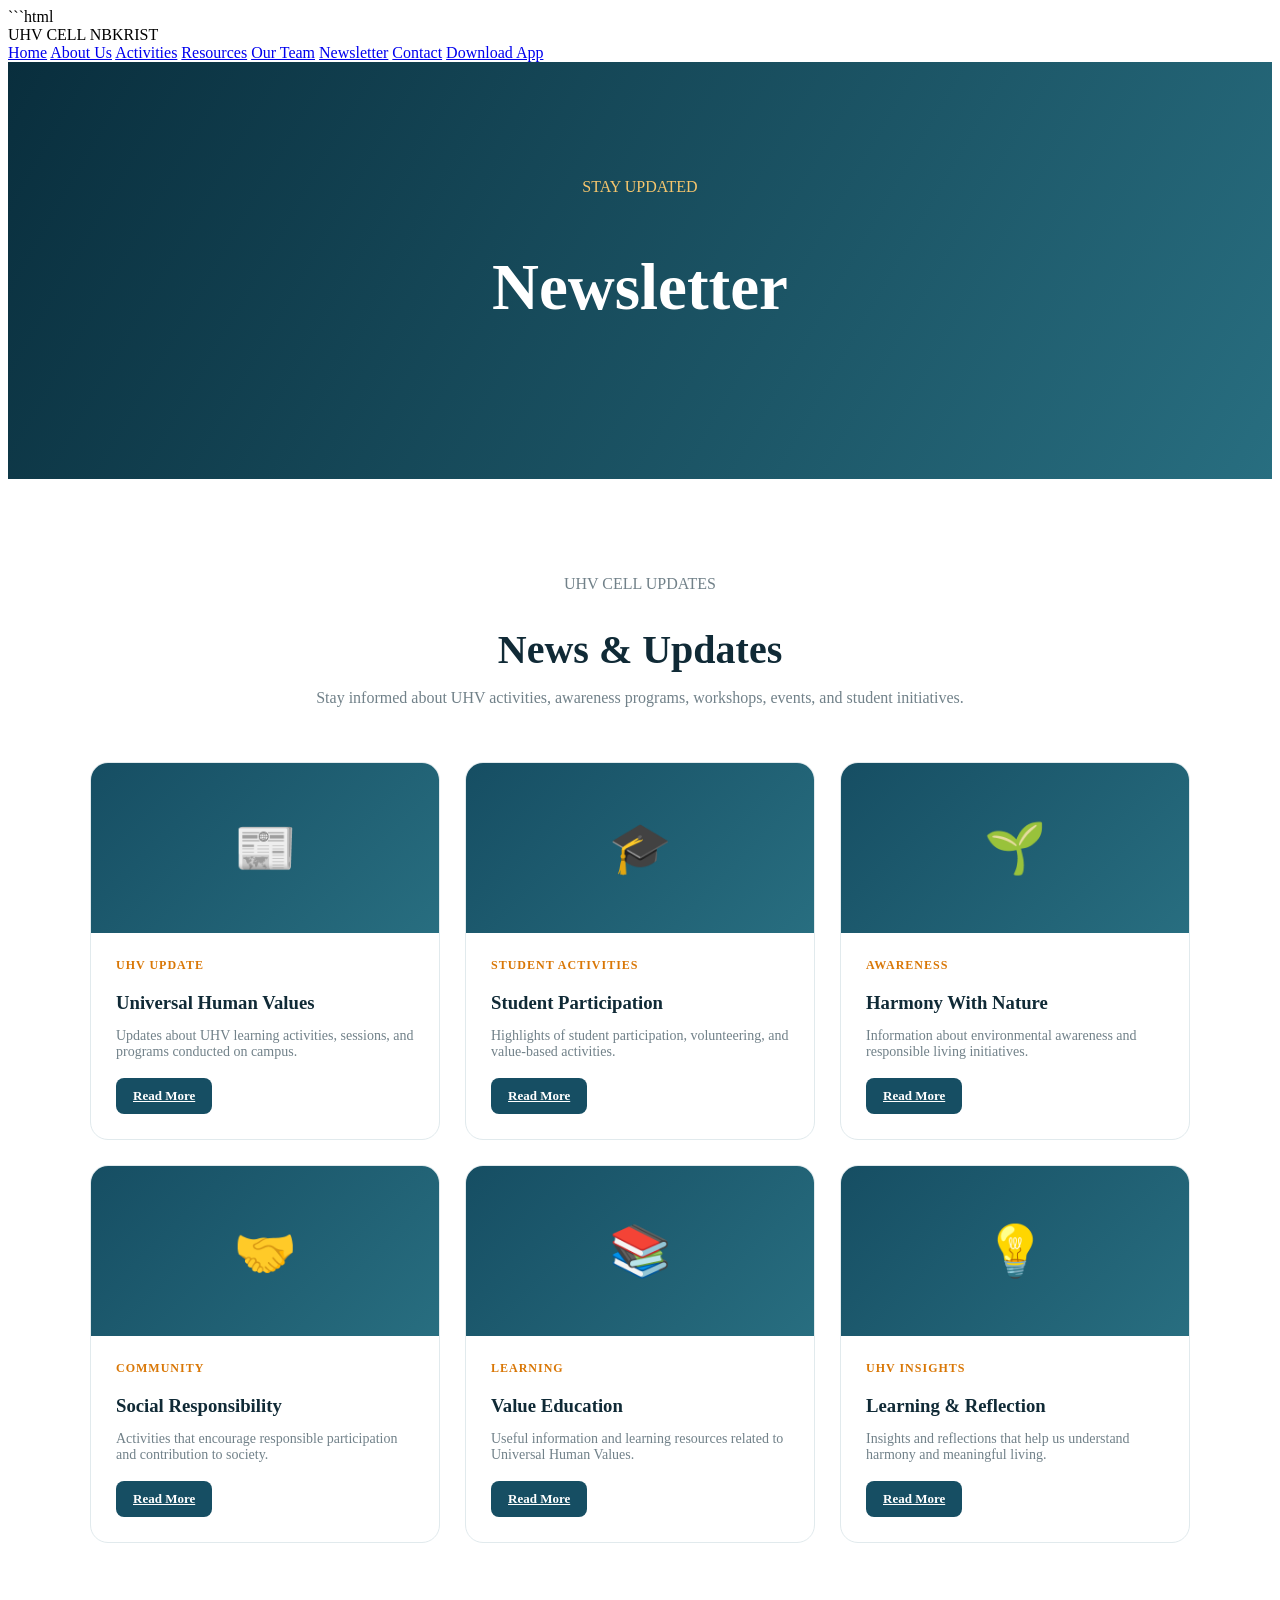
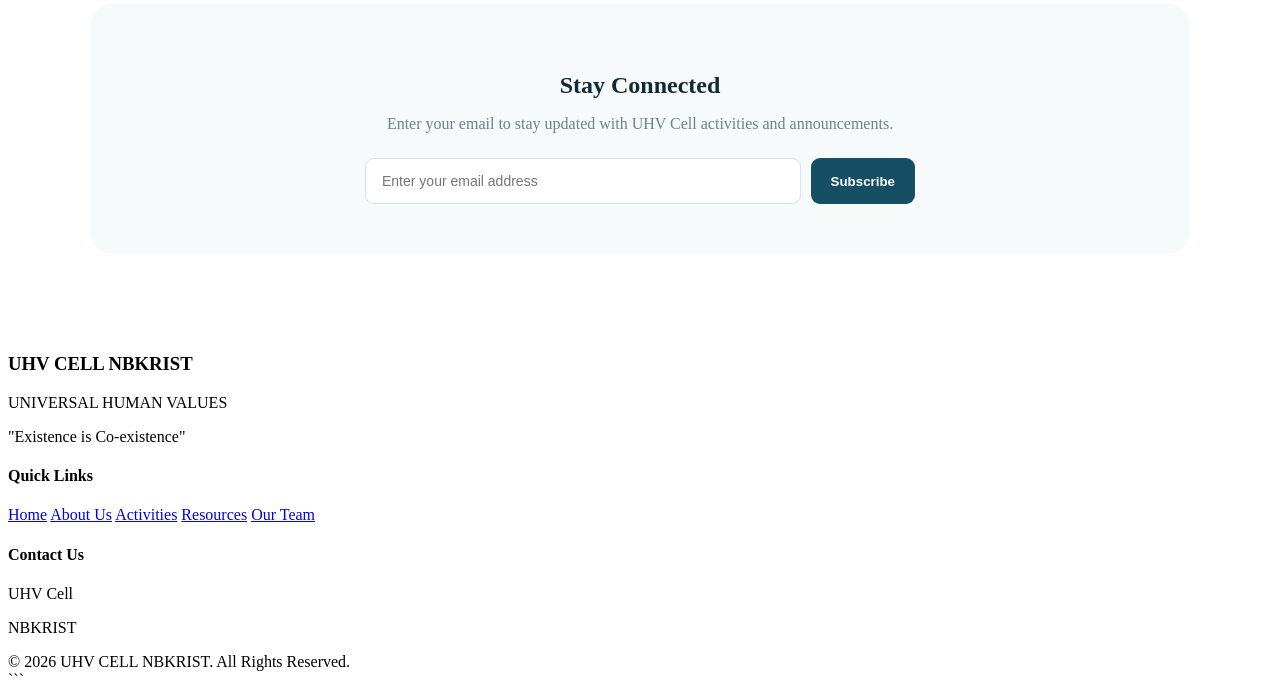
<file: newsletter.html>
```html
<!DOCTYPE html>
<html lang="en">
<head>
    <meta charset="UTF-8">
    <meta name="viewport" content="width=device-width, initial-scale=1.0">

    <title>Newsletter | UHV CELL NBKRIST</title>

    <link rel="stylesheet" href="css/style.css">

    <style>
        .page-header {
            padding: 100px 7%;
            text-align: center;
            color: white;
            background: linear-gradient(120deg, #092e3d, #286e80);
        }

        .page-header h1 {
            font-family: Georgia, serif;
            font-size: clamp(42px, 6vw, 65px);
        }

        .newsletter-page {
            max-width: 1100px;
            margin: auto;
            padding: 80px 20px;
        }

        .newsletter-intro {
            max-width: 750px;
            margin: 0 auto 55px;
            text-align: center;
        }

        .newsletter-intro h2 {
            font-family: Georgia, serif;
            color: #102a36;
            font-size: 40px;
            margin-bottom: 15px;
        }

        .newsletter-intro p {
            color: #718189;
        }

        .newsletter-grid {
            display: grid;
            grid-template-columns: repeat(3, 1fr);
            gap: 25px;
        }

        .newsletter-card {
            overflow: hidden;
            border: 1px solid #e1eaed;
            border-radius: 18px;
            background: white;
            transition: .3s;
        }

        .newsletter-card:hover {
            transform: translateY(-7px);
            box-shadow: 0 18px 40px rgba(16,42,54,.10);
        }

        .newsletter-cover {
            height: 170px;
            display: grid;
            place-items: center;
            background: linear-gradient(135deg, #164e63, #286e80);
            color: white;
            font-size: 50px;
        }

        .newsletter-content {
            padding: 25px;
        }

        .newsletter-date {
            color: #d97706;
            font-size: 12px;
            font-weight: 800;
            letter-spacing: 1px;
            margin-bottom: 8px;
        }

        .newsletter-content h3 {
            color: #102a36;
            margin-bottom: 10px;
        }

        .newsletter-content p {
            color: #718189;
            font-size: 14px;
            margin-bottom: 18px;
        }

        .newsletter-btn {
            display: inline-block;
            padding: 10px 17px;
            border-radius: 8px;
            background: #164e63;
            color: white;
            font-size: 13px;
            font-weight: 700;
        }

        .subscribe-box {
            margin-top: 60px;
            padding: 50px 30px;
            text-align: center;
            border-radius: 22px;
            background: #f7fafb;
        }

        .subscribe-box h2 {
            font-family: Georgia, serif;
            color: #102a36;
            margin-bottom: 10px;
        }

        .subscribe-box p {
            color: #718189;
            margin-bottom: 25px;
        }

        .subscribe-form {
            max-width: 550px;
            margin: auto;
            display: flex;
            gap: 10px;
        }

        .subscribe-form input {
            flex: 1;
            padding: 14px 16px;
            border: 1px solid #d9e3e7;
            border-radius: 9px;
            outline: none;
            font-size: 14px;
        }

        .subscribe-form input:focus {
            border-color: #164e63;
        }

        .subscribe-form button {
            border: 0;
            cursor: pointer;
            padding: 14px 20px;
            border-radius: 9px;
            background: #164e63;
            color: white;
            font-weight: 700;
        }

        .subscribe-message {
            margin-top: 15px;
            font-size: 13px;
            font-weight: 600;
            color: #164e63;
            display: none;
        }

        @media(max-width:900px) {
            .newsletter-grid {
                grid-template-columns: repeat(2, 1fr);
            }
        }

        @media(max-width:600px) {
            .newsletter-grid {
                grid-template-columns: 1fr;
            }

            .subscribe-form {
                flex-direction: column;
            }
        }
    </style>
</head>

<body>

<header class="navbar">

    <div class="logo">
        UHV CELL
        <span>NBKRIST</span>
    </div>

    <nav>
        <a href="index.html">Home</a>
        <a href="about.html">About Us</a>
        <a href="activities.html">Activities</a>
        <a href="resources.html">Resources</a>
        <a href="team.html">Our Team</a>
        <a href="newsletter.html">Newsletter</a>
        <a href="contact.html">Contact</a>
        <a href="app.html" class="download-btn">
            Download App
        </a>
    </nav>

</header>


<section class="page-header">

    <p class="small-title" style="color:#f7c66d;">
        STAY UPDATED
    </p>

    <h1>
        Newsletter
    </h1>

</section>


<section class="newsletter-page">


    <div class="newsletter-intro">

        <p class="small-title">
            UHV CELL UPDATES
        </p>

        <h2>
            News & Updates
        </h2>

        <p>
            Stay informed about UHV activities, awareness
            programs, workshops, events, and student initiatives.
        </p>

    </div>


    <div class="newsletter-grid">


        <article class="newsletter-card">

            <div class="newsletter-cover">
                📰
            </div>

            <div class="newsletter-content">

                <div class="newsletter-date">
                    UHV UPDATE
                </div>

                <h3>
                    Universal Human Values
                </h3>

                <p>
                    Updates about UHV learning activities,
                    sessions, and programs conducted on campus.
                </p>

                <a href="#" class="newsletter-btn">
                    Read More
                </a>

            </div>

        </article>


        <article class="newsletter-card">

            <div class="newsletter-cover">
                🎓
            </div>

            <div class="newsletter-content">

                <div class="newsletter-date">
                    STUDENT ACTIVITIES
                </div>

                <h3>
                    Student Participation
                </h3>

                <p>
                    Highlights of student participation,
                    volunteering, and value-based activities.
                </p>

                <a href="#" class="newsletter-btn">
                    Read More
                </a>

            </div>

        </article>


        <article class="newsletter-card">

            <div class="newsletter-cover">
                🌱
            </div>

            <div class="newsletter-content">

                <div class="newsletter-date">
                    AWARENESS
                </div>

                <h3>
                    Harmony With Nature
                </h3>

                <p>
                    Information about environmental awareness
                    and responsible living initiatives.
                </p>

                <a href="#" class="newsletter-btn">
                    Read More
                </a>

            </div>

        </article>


        <article class="newsletter-card">

            <div class="newsletter-cover">
                🤝
            </div>

            <div class="newsletter-content">

                <div class="newsletter-date">
                    COMMUNITY
                </div>

                <h3>
                    Social Responsibility
                </h3>

                <p>
                    Activities that encourage responsible
                    participation and contribution to society.
                </p>

                <a href="#" class="newsletter-btn">
                    Read More
                </a>

            </div>

        </article>


        <article class="newsletter-card">

            <div class="newsletter-cover">
                📚
            </div>

            <div class="newsletter-content">

                <div class="newsletter-date">
                    LEARNING
                </div>

                <h3>
                    Value Education
                </h3>

                <p>
                    Useful information and learning resources
                    related to Universal Human Values.
                </p>

                <a href="#" class="newsletter-btn">
                    Read More
                </a>

            </div>

        </article>


        <article class="newsletter-card">

            <div class="newsletter-cover">
                💡
            </div>

            <div class="newsletter-content">

                <div class="newsletter-date">
                    UHV INSIGHTS
                </div>

                <h3>
                    Learning & Reflection
                </h3>

                <p>
                    Insights and reflections that help us
                    understand harmony and meaningful living.
                </p>

                <a href="#" class="newsletter-btn">
                    Read More
                </a>

            </div>

        </article>


    </div>


    <div class="subscribe-box">

        <h2>
            Stay Connected
        </h2>

        <p>
            Enter your email to stay updated with UHV Cell
            activities and announcements.
        </p>

        <form class="subscribe-form" id="subscribeForm">

            <input
                type="email"
                id="subscriberEmail"
                placeholder="Enter your email address"
                required
            >

            <button type="submit">
                Subscribe
            </button>

        </form>

        <div class="subscribe-message" id="subscribeMessage">
            Thank you for subscribing!
        </div>

    </div>


</section>


<footer>

    <div class="footer-content">

        <div>

            <h3>
                UHV CELL NBKRIST
            </h3>

            <p>
                UNIVERSAL HUMAN VALUES
            </p>

            <p>
                "Existence is Co-existence"
            </p>

        </div>


        <div>

            <h4>
                Quick Links
            </h4>

            <a href="index.html">Home</a>
            <a href="about.html">About Us</a>
            <a href="activities.html">Activities</a>
            <a href="resources.html">Resources</a>
            <a href="team.html">Our Team</a>

        </div>


        <div>

            <h4>
                Contact Us
            </h4>

            <p>
                UHV Cell
            </p>

            <p>
                NBKRIST
            </p>

        </div>

    </div>


    <div class="copyright">

        © <span id="year"></span>
        UHV CELL NBKRIST.
        All Rights Reserved.

    </div>

</footer>


<script src="js/script.js"></script>

<script>

    const subscribeForm =
        document.getElementById("subscribeForm");

    const subscribeMessage =
        document.getElementById("subscribeMessage");

    if (subscribeForm) {

        subscribeForm.addEventListener("submit", function(event) {

            event.preventDefault();

            subscribeMessage.style.display = "block";

            subscribeForm.reset();

        });

    }

</script>

</body>
</html>
```
</file>
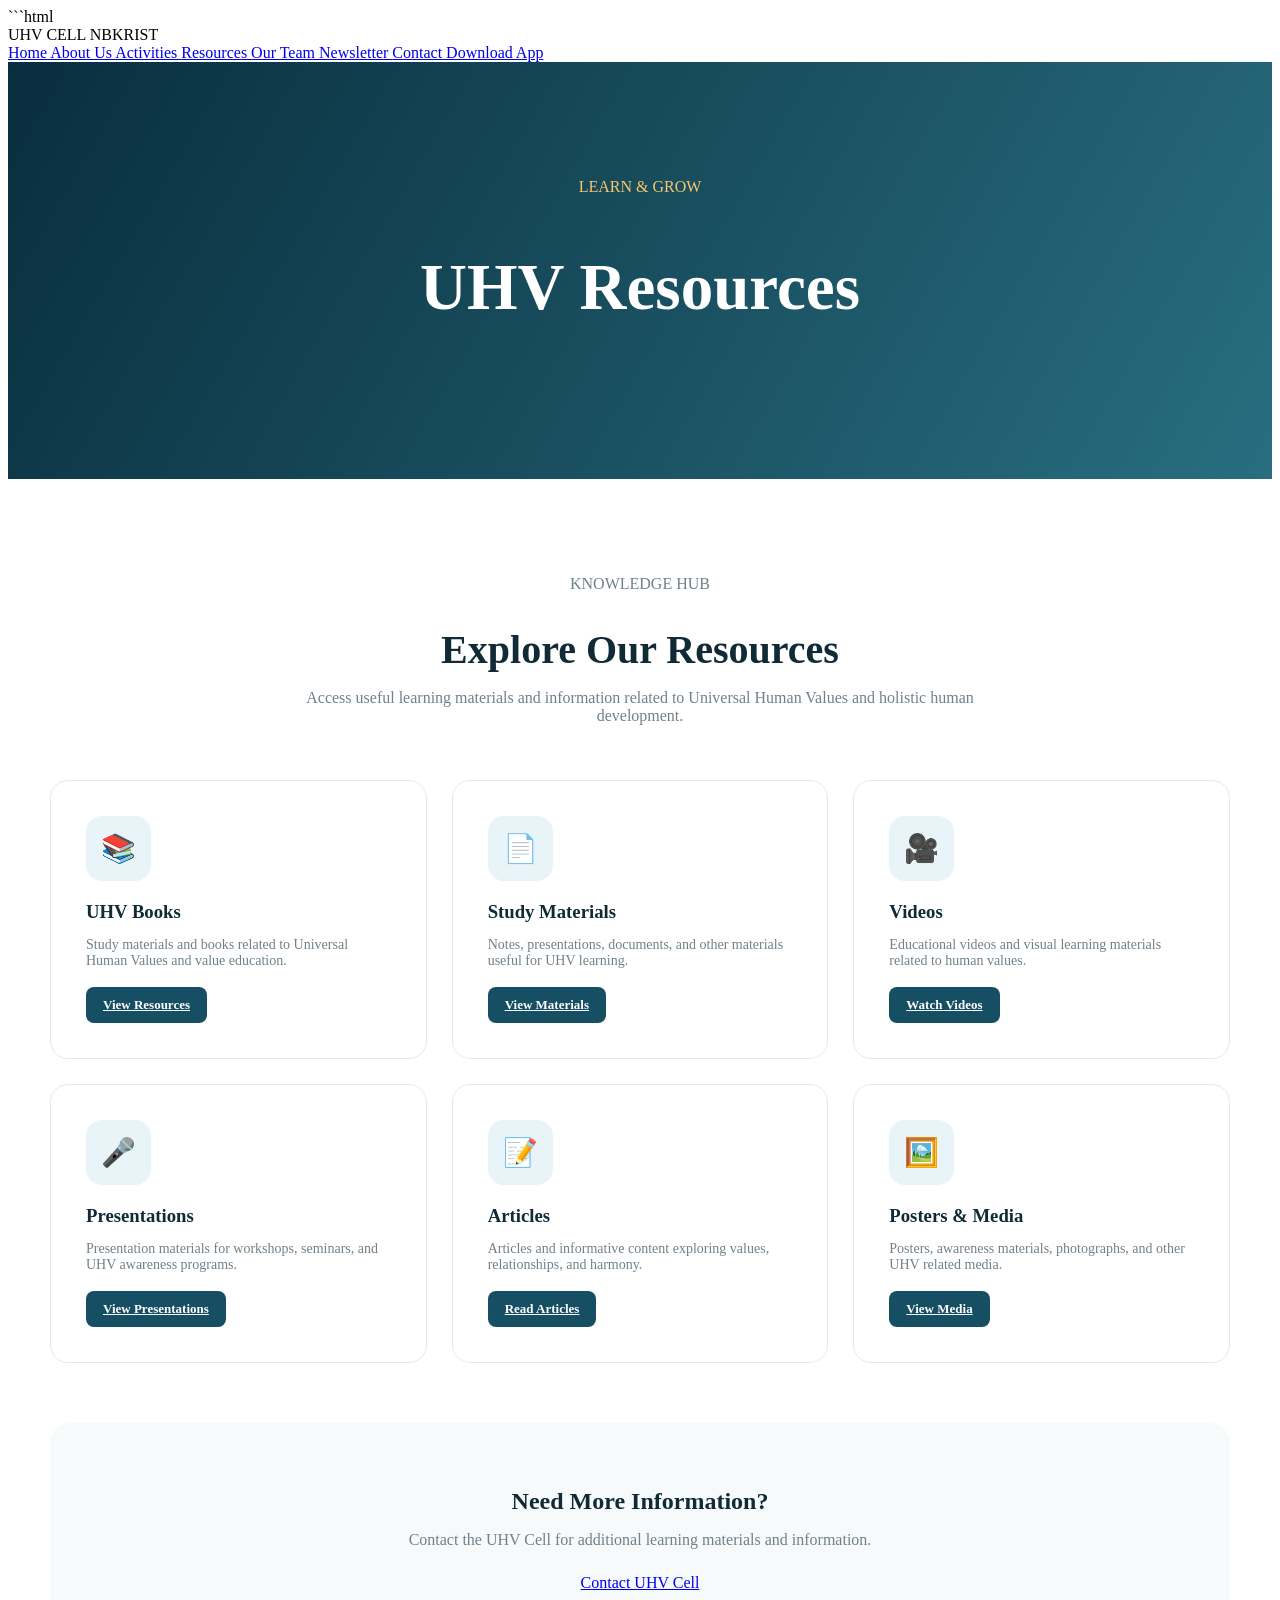
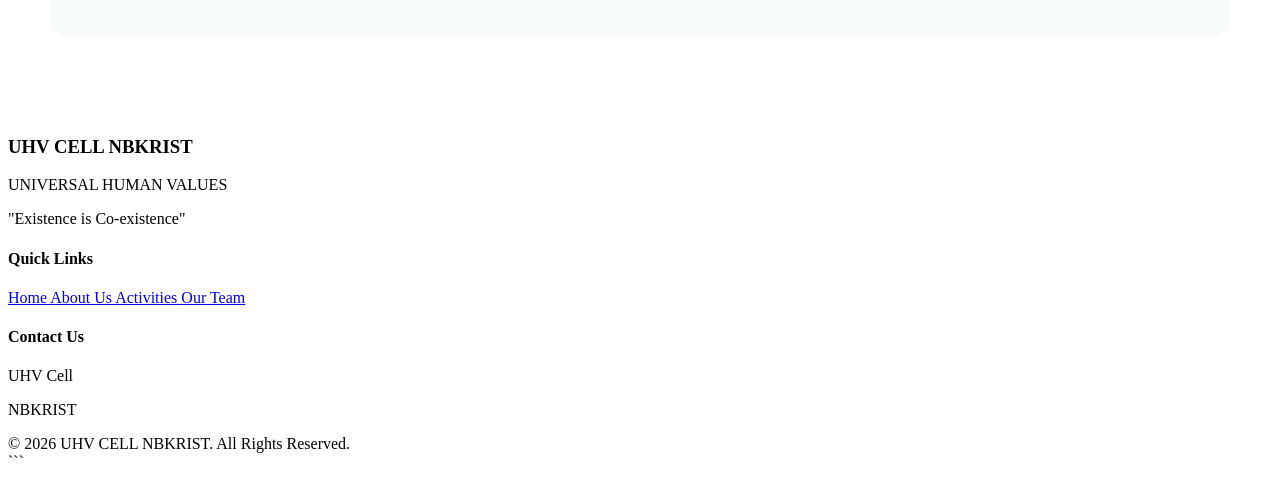
<file: resources.html>
```html
<!DOCTYPE html>
<html lang="en">
<head>
    <meta charset="UTF-8">
    <meta name="viewport" content="width=device-width, initial-scale=1.0">

    <title>Resources | UHV CELL NBKRIST</title>

    <link rel="stylesheet" href="css/style.css">

    <style>

        .page-header {
            padding: 100px 7%;
            text-align: center;
            color: white;
            background: linear-gradient(120deg, #092e3d, #286e80);
        }

        .page-header h1 {
            font-family: Georgia, serif;
            font-size: clamp(42px, 6vw, 65px);
        }

        .resources-page {
            max-width: 1180px;
            margin: auto;
            padding: 80px 20px;
        }

        .resource-intro {
            max-width: 750px;
            margin: 0 auto 55px;
            text-align: center;
        }

        .resource-intro h2 {
            font-family: Georgia, serif;
            color: #102a36;
            font-size: 40px;
            margin-bottom: 15px;
        }

        .resource-intro p {
            color: #718189;
        }

        .resource-grid {
            display: grid;
            grid-template-columns: repeat(3, 1fr);
            gap: 25px;
        }

        .resource-card {
            padding: 35px;
            border: 1px solid #e1eaed;
            border-radius: 18px;
            background: white;
            transition: .3s;
        }

        .resource-card:hover {
            transform: translateY(-7px);
            box-shadow: 0 18px 40px rgba(16,42,54,.10);
        }

        .resource-icon {
            width: 65px;
            height: 65px;
            display: grid;
            place-items: center;
            border-radius: 16px;
            background: #e8f4f7;
            font-size: 28px;
            margin-bottom: 20px;
        }

        .resource-card h3 {
            color: #102a36;
            margin-bottom: 10px;
        }

        .resource-card p {
            color: #718189;
            font-size: 14px;
            margin-bottom: 18px;
        }

        .resource-btn {
            display: inline-block;
            padding: 10px 17px;
            border-radius: 8px;
            background: #164e63;
            color: white;
            font-size: 13px;
            font-weight: 700;
            transition: .3s;
        }

        .resource-btn:hover {
            background: #0d3544;
            transform: translateY(-2px);
        }

        .download-section {
            margin-top: 60px;
            padding: 45px;
            border-radius: 20px;
            background: #f7fafb;
            text-align: center;
        }

        .download-section h2 {
            font-family: Georgia, serif;
            color: #102a36;
            margin-bottom: 10px;
        }

        .download-section p {
            color: #718189;
            margin-bottom: 25px;
        }

        @media(max-width:900px) {

            .resource-grid {
                grid-template-columns: repeat(2, 1fr);
            }

        }

        @media(max-width:600px) {

            .resource-grid {
                grid-template-columns: 1fr;
            }

            .download-section {
                padding: 30px 20px;
            }

        }

    </style>

</head>


<body>


<header class="navbar">

    <div class="logo">
        UHV CELL
        <span>NBKRIST</span>
    </div>


    <nav>

        <a href="index.html">
            Home
        </a>

        <a href="about.html">
            About Us
        </a>

        <a href="activities.html">
            Activities
        </a>

        <a href="resources.html">
            Resources
        </a>

        <a href="team.html">
            Our Team
        </a>

        <a href="newsletter.html">
            Newsletter
        </a>

        <a href="contact.html">
            Contact
        </a>

        <a href="app.html" class="download-btn">
            Download App
        </a>

    </nav>

</header>



<section class="page-header">

    <p class="small-title" style="color:#f7c66d;">
        LEARN & GROW
    </p>

    <h1>
        UHV Resources
    </h1>

</section>



<section class="resources-page">


    <div class="resource-intro">

        <p class="small-title">
            KNOWLEDGE HUB
        </p>

        <h2>
            Explore Our Resources
        </h2>

        <p>
            Access useful learning materials and information
            related to Universal Human Values and holistic
            human development.
        </p>

    </div>



    <div class="resource-grid">


        <div class="resource-card">

            <div class="resource-icon">
                📚
            </div>

            <h3>
                UHV Books
            </h3>

            <p>
                Study materials and books related to
                Universal Human Values and value education.
            </p>

            <a href="#" class="resource-btn">
                View Resources
            </a>

        </div>



        <div class="resource-card">

            <div class="resource-icon">
                📄
            </div>

            <h3>
                Study Materials
            </h3>

            <p>
                Notes, presentations, documents, and other
                materials useful for UHV learning.
            </p>

            <a href="#" class="resource-btn">
                View Materials
            </a>

        </div>



        <div class="resource-card">

            <div class="resource-icon">
                🎥
            </div>

            <h3>
                Videos
            </h3>

            <p>
                Educational videos and visual learning
                materials related to human values.
            </p>

            <a href="#" class="resource-btn">
                Watch Videos
            </a>

        </div>



        <div class="resource-card">

            <div class="resource-icon">
                🎤
            </div>

            <h3>
                Presentations
            </h3>

            <p>
                Presentation materials for workshops,
                seminars, and UHV awareness programs.
            </p>

            <a href="#" class="resource-btn">
                View Presentations
            </a>

        </div>



        <div class="resource-card">

            <div class="resource-icon">
                📝
            </div>

            <h3>
                Articles
            </h3>

            <p>
                Articles and informative content exploring
                values, relationships, and harmony.
            </p>

            <a href="#" class="resource-btn">
                Read Articles
            </a>

        </div>



        <div class="resource-card">

            <div class="resource-icon">
                🖼️
            </div>

            <h3>
                Posters & Media
            </h3>

            <p>
                Posters, awareness materials, photographs,
                and other UHV related media.
            </p>

            <a href="#" class="resource-btn">
                View Media
            </a>

        </div>


    </div>



    <div class="download-section">

        <h2>
            Need More Information?
        </h2>

        <p>
            Contact the UHV Cell for additional learning
            materials and information.
        </p>

        <a href="contact.html" class="main-btn">
            Contact UHV Cell
        </a>

    </div>


</section>



<footer>


    <div class="footer-content">


        <div>

            <h3>
                UHV CELL NBKRIST
            </h3>

            <p>
                UNIVERSAL HUMAN VALUES
            </p>

            <p>
                "Existence is Co-existence"
            </p>

        </div>



        <div>

            <h4>
                Quick Links
            </h4>

            <a href="index.html">
                Home
            </a>

            <a href="about.html">
                About Us
            </a>

            <a href="activities.html">
                Activities
            </a>

            <a href="team.html">
                Our Team
            </a>

        </div>



        <div>

            <h4>
                Contact Us
            </h4>

            <p>
                UHV Cell
            </p>

            <p>
                NBKRIST
            </p>

        </div>


    </div>



    <div class="copyright">

        © <span id="year"></span>
        UHV CELL NBKRIST.
        All Rights Reserved.

    </div>


</footer>



<script src="js/script.js"></script>


</body>
</html>
```
</file>
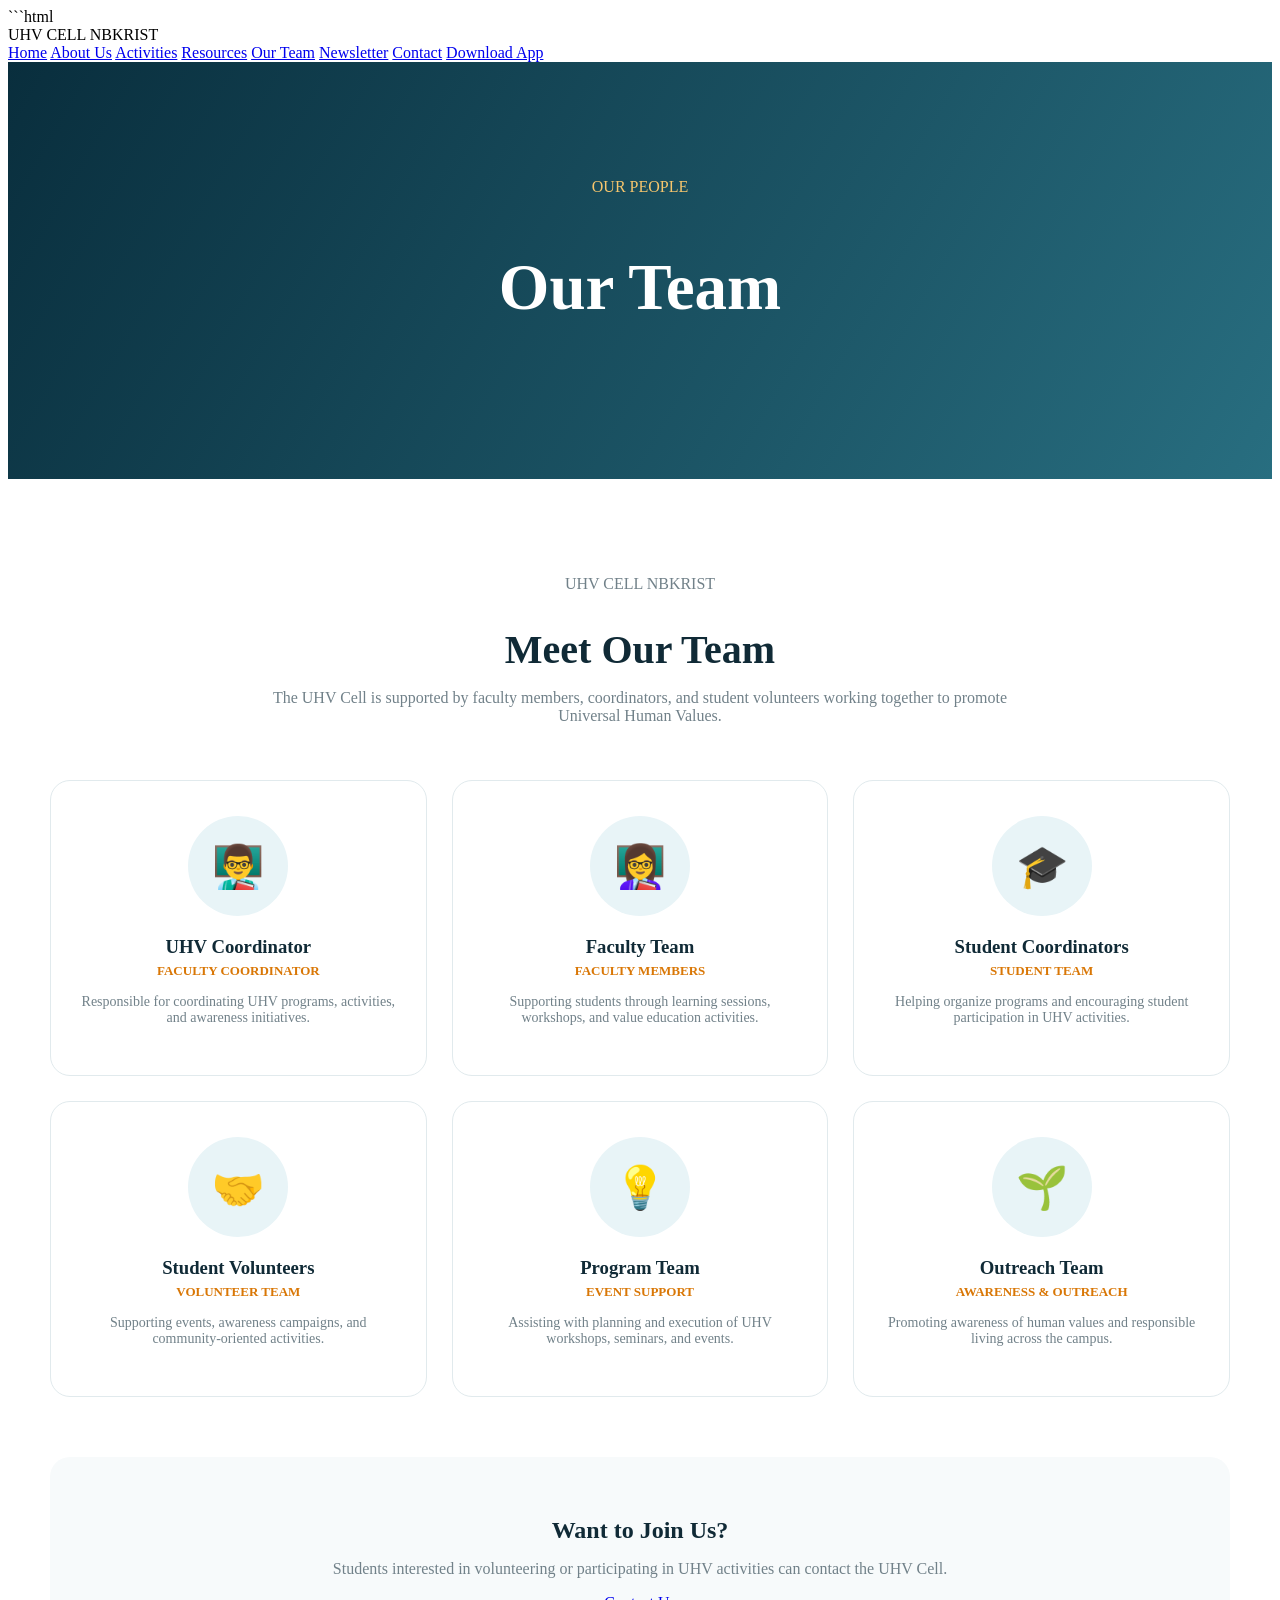
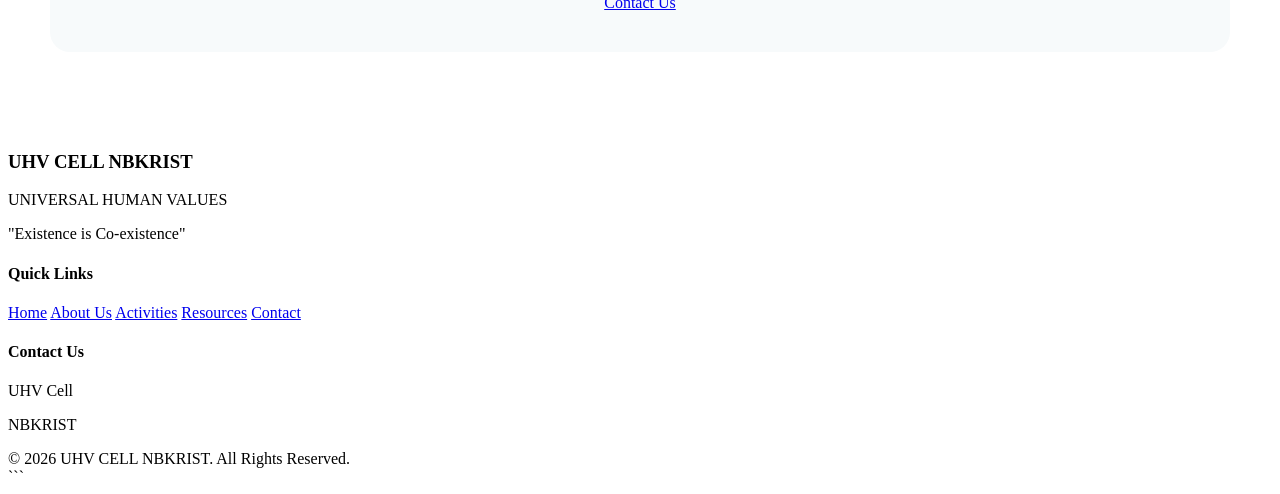
<file: team.html>
```html
<!DOCTYPE html>
<html lang="en">
<head>
    <meta charset="UTF-8">
    <meta name="viewport" content="width=device-width, initial-scale=1.0">

    <title>Our Team | UHV CELL NBKRIST</title>

    <link rel="stylesheet" href="css/style.css">

    <style>

        .page-header {
            padding: 100px 7%;
            text-align: center;
            color: white;
            background: linear-gradient(120deg, #092e3d, #286e80);
        }

        .page-header h1 {
            font-family: Georgia, serif;
            font-size: clamp(42px, 6vw, 65px);
        }

        .team-page {
            max-width: 1180px;
            margin: auto;
            padding: 80px 20px;
        }

        .team-intro {
            max-width: 750px;
            margin: 0 auto 55px;
            text-align: center;
        }

        .team-intro h2 {
            font-family: Georgia, serif;
            font-size: 40px;
            color: #102a36;
            margin-bottom: 15px;
        }

        .team-intro p {
            color: #718189;
        }

        .team-grid {
            display: grid;
            grid-template-columns: repeat(3, 1fr);
            gap: 25px;
        }

        .team-card {
            padding: 35px 25px;
            text-align: center;
            border: 1px solid #e1eaed;
            border-radius: 20px;
            background: white;
            transition: .3s;
        }

        .team-card:hover {
            transform: translateY(-7px);
            box-shadow: 0 18px 40px rgba(16,42,54,.10);
        }

        .team-photo {
            width: 100px;
            height: 100px;
            margin: 0 auto 20px;
            display: grid;
            place-items: center;
            border-radius: 50%;
            background: #e8f4f7;
            font-size: 42px;
        }

        .team-card h3 {
            color: #102a36;
            margin-bottom: 5px;
        }

        .team-role {
            color: #d97706;
            font-size: 13px;
            font-weight: 700;
            margin-bottom: 15px;
        }

        .team-card p {
            color: #718189;
            font-size: 14px;
        }

        .team-note {
            margin-top: 60px;
            padding: 40px;
            border-radius: 20px;
            text-align: center;
            background: #f7fafb;
        }

        .team-note h2 {
            font-family: Georgia, serif;
            color: #102a36;
            margin-bottom: 10px;
        }

        .team-note p {
            color: #718189;
        }

        @media(max-width:900px) {
            .team-grid {
                grid-template-columns: repeat(2, 1fr);
            }
        }

        @media(max-width:600px) {
            .team-grid {
                grid-template-columns: 1fr;
            }

            .team-note {
                padding: 30px 20px;
            }
        }

    </style>

</head>


<body>


<header class="navbar">

    <div class="logo">
        UHV CELL
        <span>NBKRIST</span>
    </div>


    <nav>

        <a href="index.html">Home</a>

        <a href="about.html">About Us</a>

        <a href="activities.html">Activities</a>

        <a href="resources.html">Resources</a>

        <a href="team.html">Our Team</a>

        <a href="newsletter.html">Newsletter</a>

        <a href="contact.html">Contact</a>

        <a href="app.html" class="download-btn">
            Download App
        </a>

    </nav>

</header>



<section class="page-header">

    <p class="small-title" style="color:#f7c66d;">
        OUR PEOPLE
    </p>

    <h1>
        Our Team
    </h1>

</section>



<section class="team-page">


    <div class="team-intro">

        <p class="small-title">
            UHV CELL NBKRIST
        </p>

        <h2>
            Meet Our Team
        </h2>

        <p>
            The UHV Cell is supported by faculty members,
            coordinators, and student volunteers working
            together to promote Universal Human Values.
        </p>

    </div>



    <div class="team-grid">


        <div class="team-card">

            <div class="team-photo">
                👨‍🏫
            </div>

            <h3>
                UHV Coordinator
            </h3>

            <div class="team-role">
                FACULTY COORDINATOR
            </div>

            <p>
                Responsible for coordinating UHV programs,
                activities, and awareness initiatives.
            </p>

        </div>



        <div class="team-card">

            <div class="team-photo">
                👩‍🏫
            </div>

            <h3>
                Faculty Team
            </h3>

            <div class="team-role">
                FACULTY MEMBERS
            </div>

            <p>
                Supporting students through learning sessions,
                workshops, and value education activities.
            </p>

        </div>



        <div class="team-card">

            <div class="team-photo">
                🎓
            </div>

            <h3>
                Student Coordinators
            </h3>

            <div class="team-role">
                STUDENT TEAM
            </div>

            <p>
                Helping organize programs and encouraging
                student participation in UHV activities.
            </p>

        </div>



        <div class="team-card">

            <div class="team-photo">
                🤝
            </div>

            <h3>
                Student Volunteers
            </h3>

            <div class="team-role">
                VOLUNTEER TEAM
            </div>

            <p>
                Supporting events, awareness campaigns,
                and community-oriented activities.
            </p>

        </div>



        <div class="team-card">

            <div class="team-photo">
                💡
            </div>

            <h3>
                Program Team
            </h3>

            <div class="team-role">
                EVENT SUPPORT
            </div>

            <p>
                Assisting with planning and execution of
                UHV workshops, seminars, and events.
            </p>

        </div>



        <div class="team-card">

            <div class="team-photo">
                🌱
            </div>

            <h3>
                Outreach Team
            </h3>

            <div class="team-role">
                AWARENESS & OUTREACH
            </div>

            <p>
                Promoting awareness of human values and
                responsible living across the campus.
            </p>

        </div>


    </div>



    <div class="team-note">

        <h2>
            Want to Join Us?
        </h2>

        <p>
            Students interested in volunteering or
            participating in UHV activities can contact
            the UHV Cell.
        </p>

        <a href="contact.html" class="main-btn">
            Contact Us
        </a>

    </div>


</section>



<footer>


    <div class="footer-content">


        <div>

            <h3>
                UHV CELL NBKRIST
            </h3>

            <p>
                UNIVERSAL HUMAN VALUES
            </p>

            <p>
                "Existence is Co-existence"
            </p>

        </div>



        <div>

            <h4>
                Quick Links
            </h4>

            <a href="index.html">Home</a>

            <a href="about.html">About Us</a>

            <a href="activities.html">Activities</a>

            <a href="resources.html">Resources</a>

            <a href="contact.html">Contact</a>

        </div>



        <div>

            <h4>
                Contact Us
            </h4>

            <p>
                UHV Cell
            </p>

            <p>
                NBKRIST
            </p>

        </div>


    </div>



    <div class="copyright">

        © <span id="year"></span>
        UHV CELL NBKRIST.
        All Rights Reserved.

    </div>


</footer>



<script src="js/script.js"></script>


</body>
</html>
```
</file>
<file: css/style.css>
// UHV CELL NBKRIST

document.addEventListener("DOMContentLoaded", function () {

    // Current year
    const year = document.getElementById("year");

    if (year) {
        year.textContent = new Date().getFullYear();
    }

    // Mobile navigation
    const nav = document.querySelector(".navbar nav");

    const menuButton = document.querySelector(".menu-button");

    if (menuButton && nav) {
        menuButton.addEventListener("click", function () {
            nav.classList.toggle("show");
        });
    }

    // Close mobile menu after clicking a link
    if (nav) {

        const links = nav.querySelectorAll("a");

        links.forEach(function (link) {

            link.addEventListener("click", function () {

                nav.classList.remove("show");

            });

        });

    }

});
</file>
